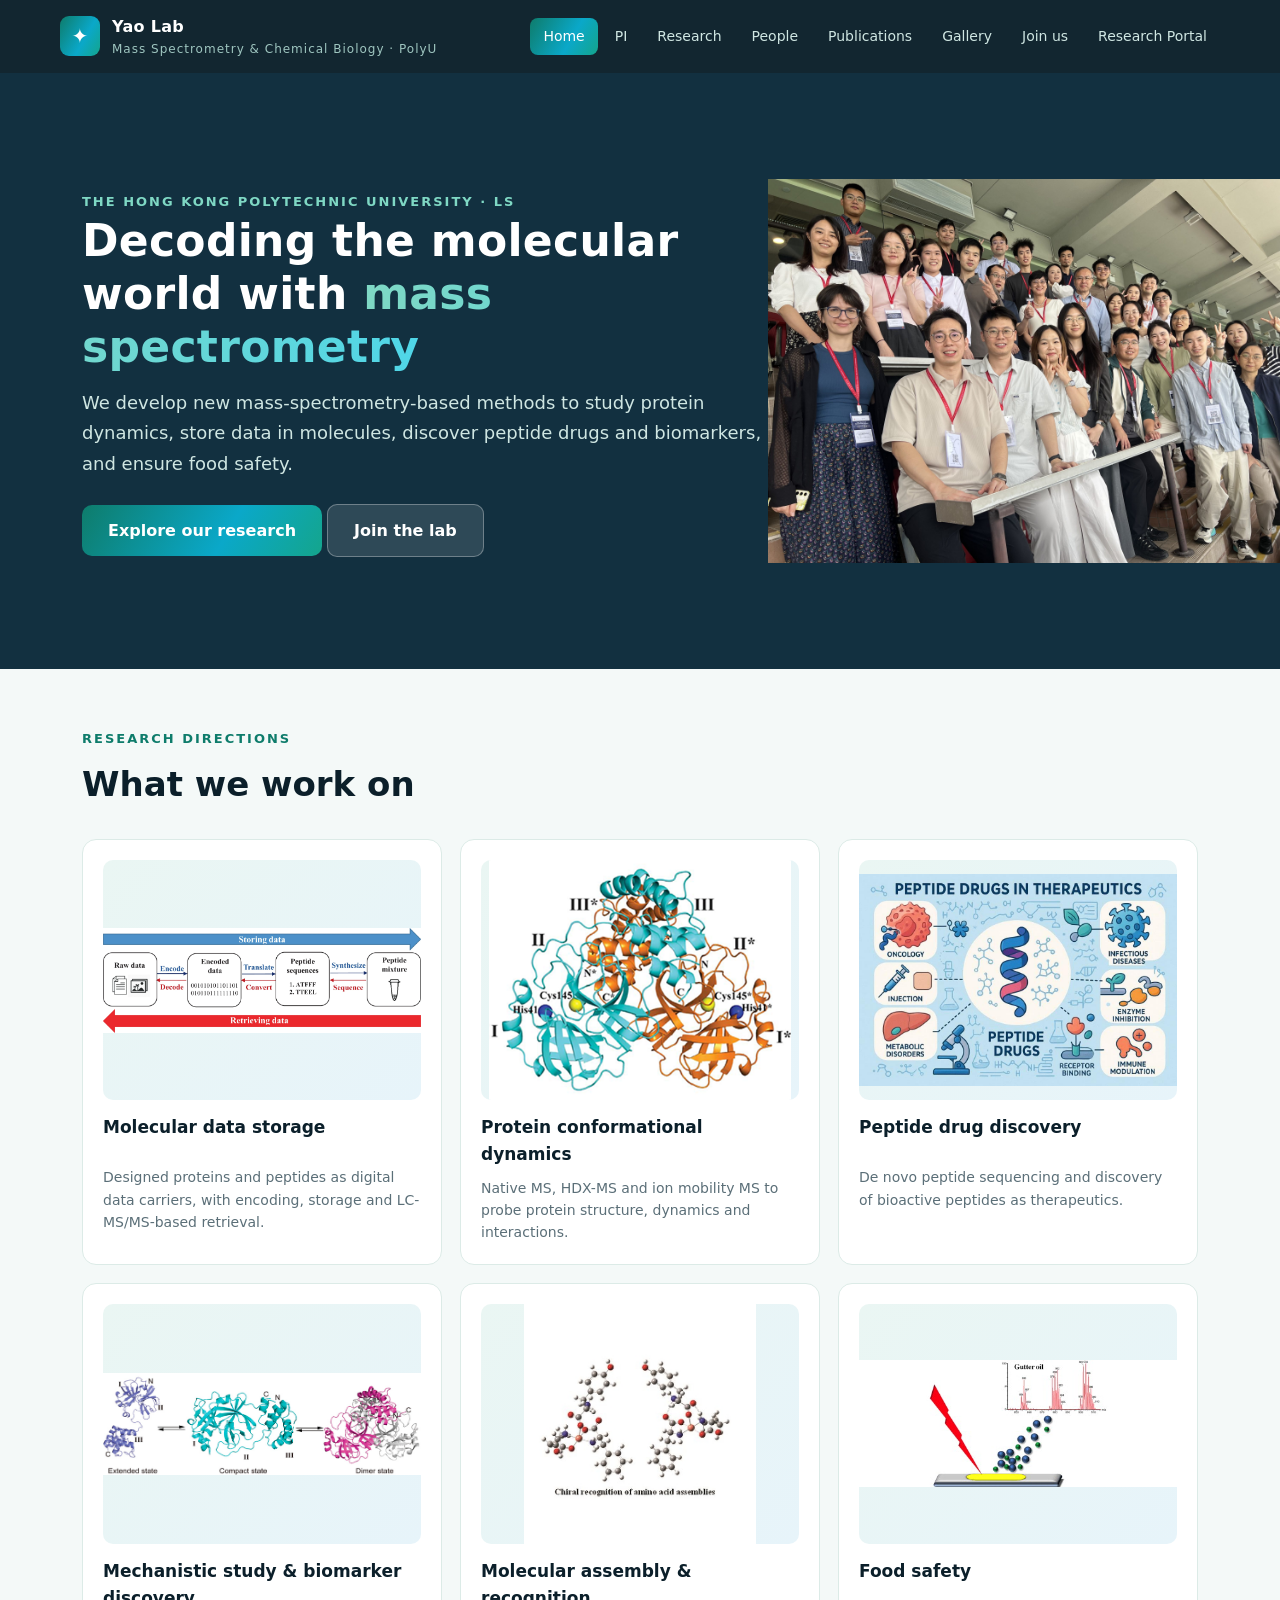
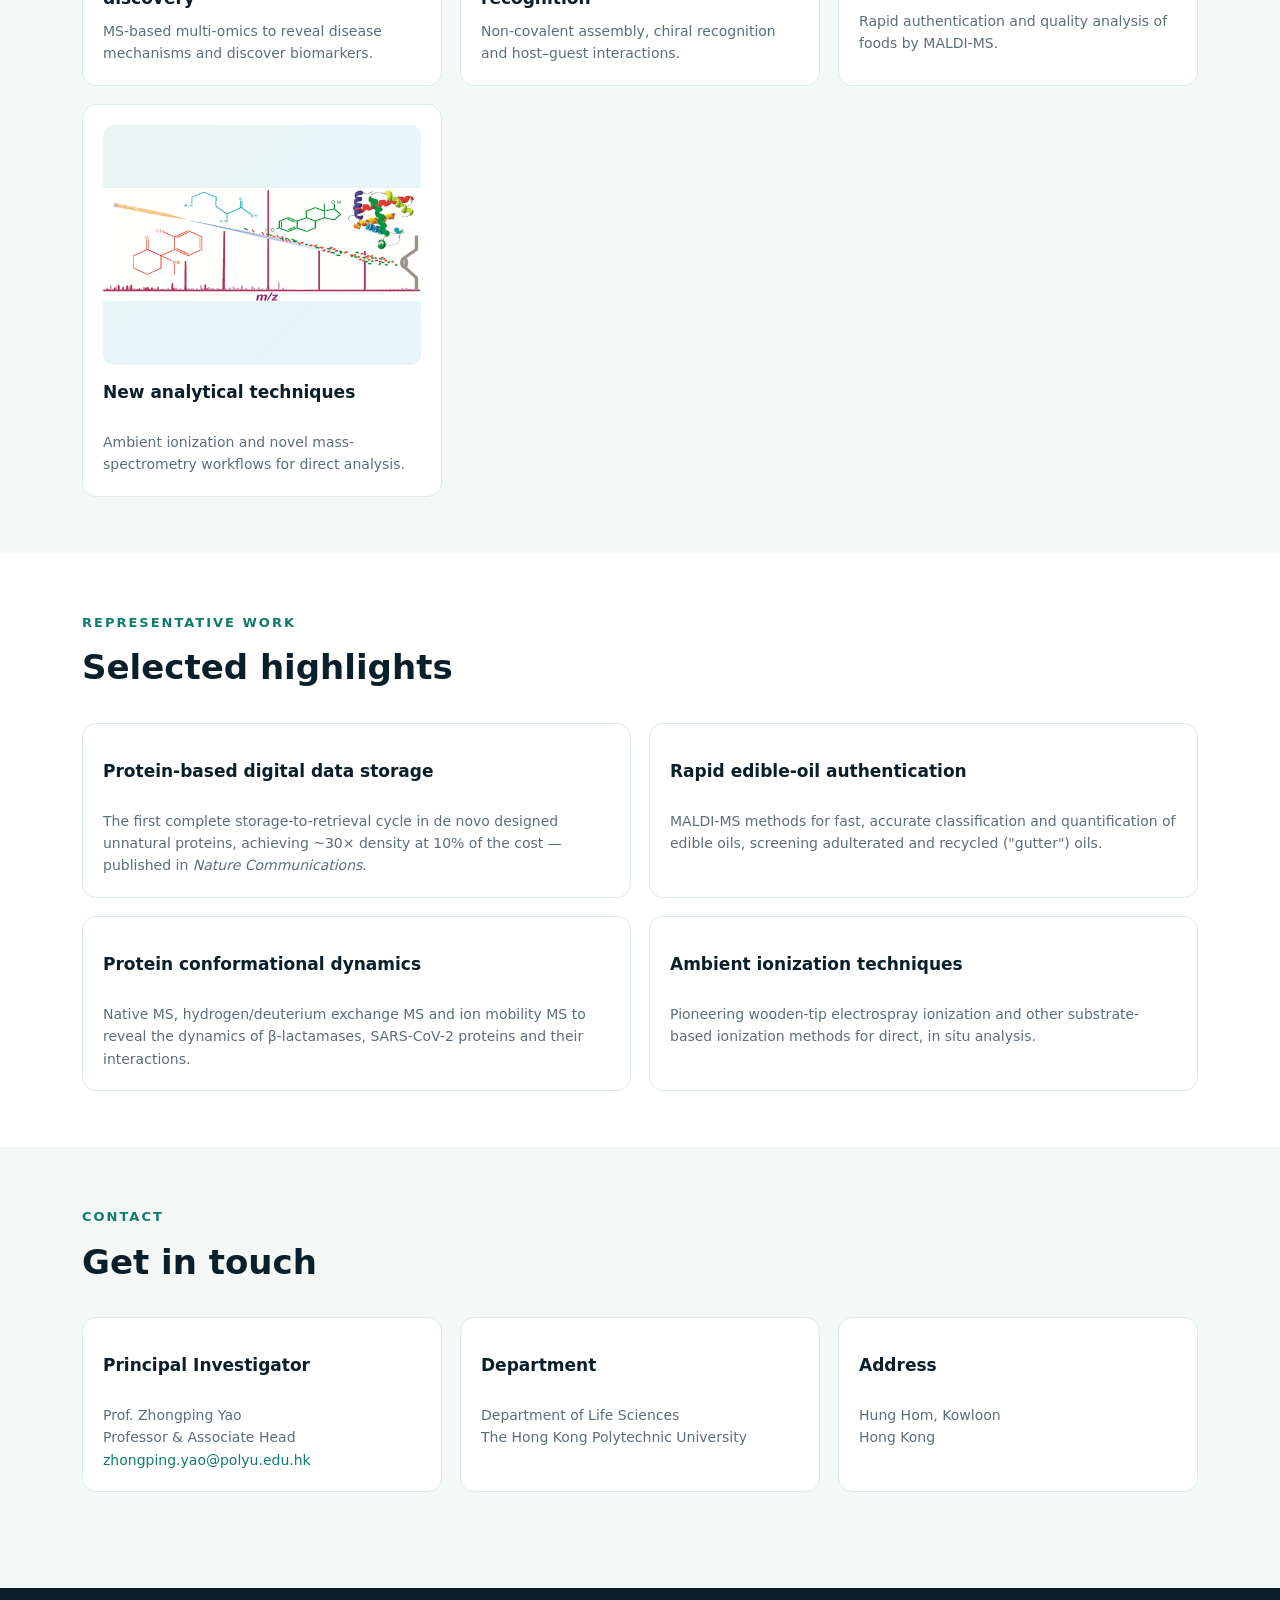
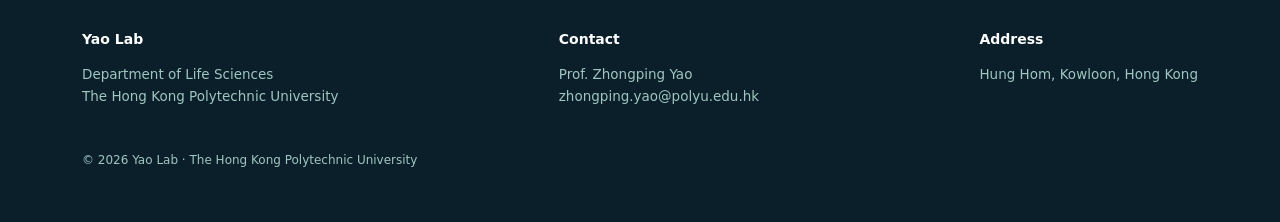
<file: index.html>
<!DOCTYPE html>
<html lang="en">
<head>
<meta charset="UTF-8">
<meta name="viewport" content="width=device-width, initial-scale=1.0">
<title>Yao Lab — Mass Spectrometry &amp; Chemical Biology | PolyU</title>
<meta name="description" content="Research group of Prof. Zhongping Yao, Department of Life Sciences, The Hong Kong Polytechnic University.">
<link rel="stylesheet" href="assets/style.css">
</head>
<body>
<header class="site-header">
  <div class="wrap nav">
    <a class="brand" href="index.html">
      <span class="logo">✦</span>
      <span>Yao Lab<span class="sub">Mass Spectrometry &amp; Chemical Biology · PolyU</span></span>
    </a>
    <button class="nav-toggle" aria-label="Menu">☰</button>
    <nav class="nav-links">
      <a href="index.html">Home</a>
      <a href="pi.html">PI</a>
      <a href="research.html">Research</a>
      <a href="people.html">People</a>
      <a href="publications.html">Publications</a>
      <a href="gallery.html">Gallery</a>
      <a href="join.html">Join us</a>
      <a href="portal.html">Research Portal</a>
    </nav>
  </div>
</header>

<section class="hero">
  <div class="hero-banner" aria-hidden="true"></div>
  <div class="wrap">
    <p class="sec-head" style="margin:0"><span class="kicker" style="color:#7fd8c4">The Hong Kong Polytechnic University · LS</span></p>
    <h1>Decoding the molecular world with <span>mass spectrometry</span></h1>
    <p>We develop new mass-spectrometry-based methods to study protein dynamics, store data in molecules, discover peptide drugs and biomarkers, and ensure food safety.</p>
    <a class="btn" href="research.html">Explore our research</a>
    <a class="btn ghost" href="join.html">Join the lab</a>
  </div>
</section>

<section>
  <div class="wrap">
    <div class="sec-head">
      <span class="kicker">Research directions</span>
      <h2>What we work on</h2>
    </div>
    <div class="grid g3" id="topics"></div>
  </div>
</section>

<section style="background:#fff">
  <div class="wrap">
    <div class="sec-head">
      <span class="kicker">Representative work</span>
      <h2>Selected highlights</h2>
    </div>
    <div class="grid g2">
      <div class="card">
        <h3>Protein-based digital data storage</h3>
        <p>The first complete storage-to-retrieval cycle in de novo designed unnatural proteins, achieving ~30× density at 10% of the cost — published in <em>Nature Communications</em>.</p>
      </div>
      <div class="card">
        <h3>Rapid edible-oil authentication</h3>
        <p>MALDI-MS methods for fast, accurate classification and quantification of edible oils, screening adulterated and recycled ("gutter") oils.</p>
      </div>
      <div class="card">
        <h3>Protein conformational dynamics</h3>
        <p>Native MS, hydrogen/deuterium exchange MS and ion mobility MS to reveal the dynamics of β-lactamases, SARS-CoV-2 proteins and their interactions.</p>
      </div>
      <div class="card">
        <h3>Ambient ionization techniques</h3>
        <p>Pioneering wooden-tip electrospray ionization and other substrate-based ionization methods for direct, in situ analysis.</p>
      </div>
    </div>
  </div>
</section>

<section>
  <div class="wrap">
    <div class="sec-head">
      <span class="kicker">Contact</span>
      <h2>Get in touch</h2>
    </div>
    <div class="grid g3">
      <div class="card">
        <h3>Principal Investigator</h3>
        <p>Prof. Zhongping Yao<br>
          Professor &amp; Associate Head<br>
          <a href="mailto:zhongping.yao@polyu.edu.hk">zhongping.yao@polyu.edu.hk</a></p>
      </div>
      <div class="card">
        <h3>Department</h3>
        <p>Department of Life Sciences<br>The Hong Kong Polytechnic University</p>
      </div>
      <div class="card">
        <h3>Address</h3>
        <p>Hung Hom, Kowloon<br>Hong Kong</p>
      </div>
    </div>
  </div>
</section>

<footer class="site-footer">
  <div class="wrap">
    <div class="col">
      <h4>Yao Lab</h4>
      <p>Department of Life Sciences<br>The Hong Kong Polytechnic University</p>
    </div>
    <div class="col">
      <h4>Contact</h4>
      <p>Prof. Zhongping Yao<br><a href="mailto:zhongping.yao@polyu.edu.hk">zhongping.yao@polyu.edu.hk</a></p>
    </div>
    <div class="col">
      <h4>Address</h4>
      <p>Hung Hom, Kowloon, Hong Kong</p>
    </div>
  </div>
  <div class="wrap" style="margin-top:18px;justify-content:flex-start"><p style="font-size:12px">© <span class="year"></span> Yao Lab · The Hong Kong Polytechnic University</p></div>
</footer>

<script src="assets/main.js"></script>
<script>
const TOPICS = [
  {img:"assets/img/molecular-data-storage.jpg.png", t:"Molecular data storage", d:"Designed proteins and peptides as digital data carriers, with encoding, storage and LC-MS/MS-based retrieval."},
  {img:"assets/img/protein-dynamics.jpg.png", t:"Protein conformational dynamics", d:"Native MS, HDX-MS and ion mobility MS to probe protein structure, dynamics and interactions."},
  {img:"assets/img/peptide-drug.jpg.png", t:"Peptide drug discovery", d:"De novo peptide sequencing and discovery of bioactive peptides as therapeutics."},
  {img:"assets/img/biomarker.jpg.png", t:"Mechanistic study & biomarker discovery", d:"MS-based multi-omics to reveal disease mechanisms and discover biomarkers."},
  {img:"assets/img/molecular-assembly.jpg.jpeg", t:"Molecular assembly & recognition", d:"Non-covalent assembly, chiral recognition and host–guest interactions."},
  {img:"assets/img/food-safety.jpg.jpg", t:"Food safety", d:"Rapid authentication and quality analysis of foods by MALDI-MS."},
  {img:"assets/img/analytical-techniques.jpg.png", t:"New analytical techniques", d:"Ambient ionization and novel mass-spectrometry workflows for direct analysis."}
];
document.getElementById('topics').innerHTML = TOPICS.map(x=>
  '<div class="card"><div class="icon" style="height:240px"><img src="'+x.img+'" alt="'+x.t+'" style="width:100%;height:100%;object-fit:contain"></div><h3>'+x.t+'</h3><p>'+x.d+'</p></div>'
).join('');
</script>
<script src="assets/identity.js"></script>
</body>
</html>
</file>
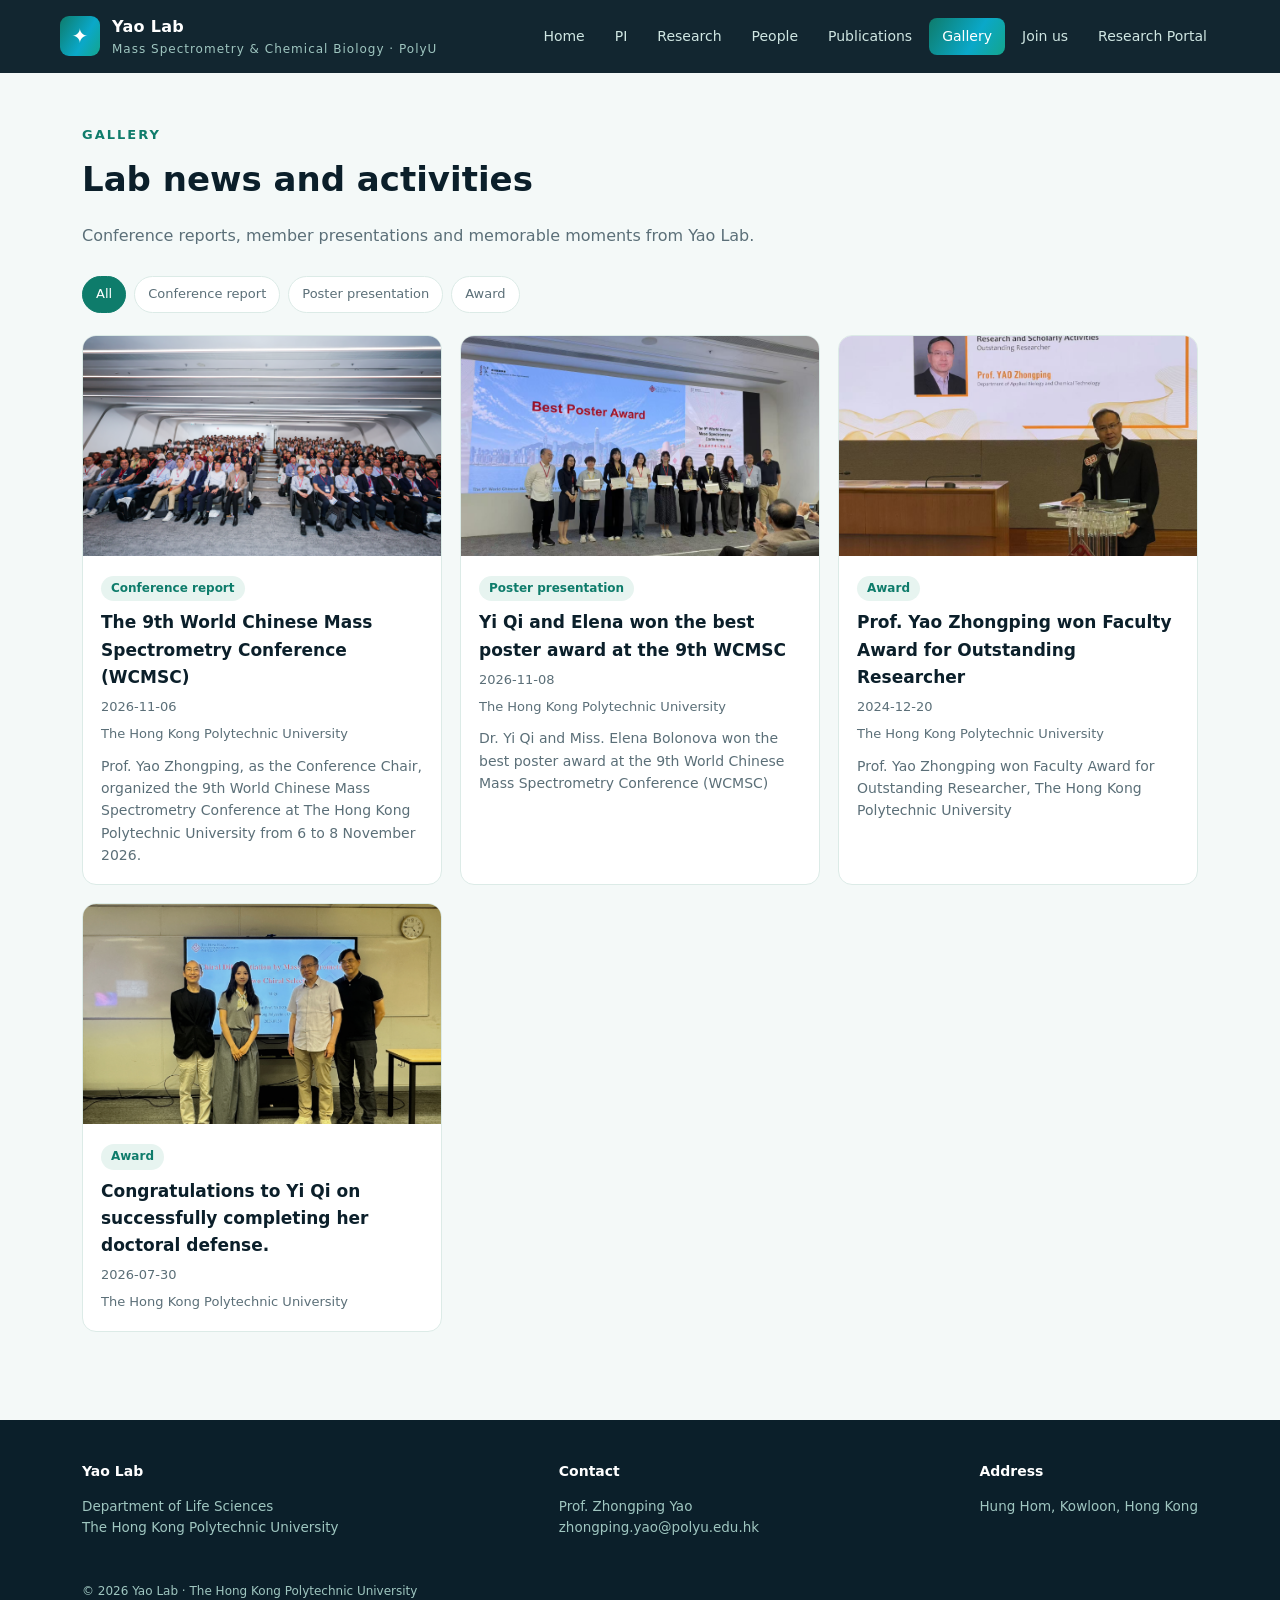
<file: gallery.html>
<!DOCTYPE html>
<html lang="en">
<head>
<meta charset="UTF-8">
<meta name="viewport" content="width=device-width, initial-scale=1.0">
<title>Gallery — Yao Lab | PolyU</title>
<link rel="stylesheet" href="assets/style.css">
</head>
<body>
<header class="site-header">
  <div class="wrap nav">
    <a class="brand" href="index.html">
      <span class="logo">✦</span>
      <span>Yao Lab<span class="sub">Mass Spectrometry &amp; Chemical Biology · PolyU</span></span>
    </a>
    <button class="nav-toggle" aria-label="Menu">☰</button>
    <nav class="nav-links">
      <a href="index.html">Home</a>
      <a href="pi.html">PI</a>
      <a href="research.html">Research</a>
      <a href="people.html">People</a>
      <a href="publications.html">Publications</a>
      <a href="gallery.html">Gallery</a>
      <a href="join.html">Join us</a>
      <a href="portal.html">Research Portal</a>
    </nav>
  </div>
</header>

<section style="padding:48px 0">
  <div class="wrap">
    <div class="sec-head">
      <span class="kicker">Gallery</span>
      <h2>Lab news and activities</h2>
      <p>Conference reports, member presentations and memorable moments from Yao Lab.</p>
    </div>
    <div class="gallery-filters" id="galleryFilters"></div>
    <div class="grid gallery-grid" id="galleryGrid"></div>
  </div>
</section>

<div class="gallery-modal" id="galleryModal" role="dialog" aria-modal="true" aria-labelledby="galleryModalTitle">
  <div class="gallery-modal-inner">
    <button class="gallery-modal-close" id="galleryModalClose" aria-label="Close">&times;</button>
    <h2 id="galleryModalTitle"></h2>
    <div class="gallery-meta" id="galleryModalMeta"></div>
    <p id="galleryModalDescription"></p>
    <div id="galleryModalLink"></div>
    <div class="gallery-album" id="galleryModalAlbum"></div>
  </div>
</div>

<footer class="site-footer">
  <div class="wrap">
    <div class="col"><h4>Yao Lab</h4><p>Department of Life Sciences<br>The Hong Kong Polytechnic University</p></div>
    <div class="col"><h4>Contact</h4><p>Prof. Zhongping Yao<br><a href="mailto:zhongping.yao@polyu.edu.hk">zhongping.yao@polyu.edu.hk</a></p></div>
    <div class="col"><h4>Address</h4><p>Hung Hom, Kowloon, Hong Kong</p></div>
  </div>
  <div class="wrap" style="margin-top:18px;justify-content:flex-start"><p style="font-size:12px">© <span class="year"></span> Yao Lab · The Hong Kong Polytechnic University</p></div>
</footer>
<script src="assets/main.js"></script>
<script>
const CATEGORY_NAMES = {
  conference: "Conference report",
  oral: "Oral presentation",
  poster: "Poster presentation",
  lab: "Lab activity",
  award: "Award",
  news: "News"
};
let events = [];
function esc(value){
  return String(value == null ? "" : value).replace(/[&<>"']/g, c => ({ "&":"&amp;", "<":"&lt;", ">":"&gt;", '"':"&quot;", "'":"&#39;" }[c]));
}
function categoryName(category){
  return CATEGORY_NAMES[category] || "News";
}
function renderFilters(){
  const categories = [...new Set(events.map(event => event.category).filter(Boolean))];
  const filters = [["all", "All"], ...categories.map(category => [category, categoryName(category)])];
  document.getElementById("galleryFilters").innerHTML = filters.map(([value,label]) =>
    '<button class="gallery-filter'+(value === "all" ? " active" : "")+'" type="button" data-filter="'+esc(value)+'">'+esc(label)+'</button>'
  ).join("");
}
function renderGallery(filter){
  const visible = filter === "all" ? events : events.filter(event => event.category === filter);
  document.getElementById("galleryGrid").innerHTML = visible.length ? visible.map((event,index) => {
    const firstImage = event.images && event.images[0];
    const firstImageUrl = typeof firstImage === "string" ? firstImage : (firstImage && firstImage.image) || "";
    const cover = event.cover || firstImageUrl || "";
    return '<article class="card gallery-card" data-event-index="'+events.indexOf(event)+'">'+
      (cover ? '<img class="gallery-cover" src="'+esc(cover)+'" alt="'+esc(event.title)+'">' : "") +
      '<div class="gallery-content"><span class="tag">'+esc(categoryName(event.category))+'</span>'+
      '<h3>'+esc(event.title)+'</h3><div class="gallery-meta">'+
      (event.date ? '<span>'+esc(event.date)+'</span>' : "") +
      (event.location ? '<span>'+esc(event.location)+'</span>' : "") +
      '</div>'+ (event.description ? '<p>'+esc(event.description)+'</p>' : "") +
      '</div></article>';
  }).join("") : '<p style="color:var(--muted)">No gallery items have been added yet.</p>';
}
function openEvent(index){
  const event = events[index];
  if (!event) return;
  document.getElementById("galleryModalTitle").textContent = event.title || "";
  document.getElementById("galleryModalMeta").innerHTML =
    '<span>'+esc(categoryName(event.category))+'</span>' +
    (event.date ? '<span>'+esc(event.date)+'</span>' : "") +
    (event.location ? '<span>'+esc(event.location)+'</span>' : "");
  document.getElementById("galleryModalDescription").textContent = event.description || "";
  document.getElementById("galleryModalLink").innerHTML = event.link ?
    '<a href="'+esc(event.link)+'" target="_blank" rel="noopener">View more</a>' : "";
  document.getElementById("galleryModalAlbum").innerHTML = (event.images || []).map(item => {
    const image = typeof item === "string" ? item : (item.image || "");
    const caption = typeof item === "string" ? "" : (item.caption || "");
    if (!image) return "";
    return '<figure><img src="'+esc(image)+'" alt="'+esc(caption || event.title)+'">'+
      (caption ? '<figcaption>'+esc(caption)+'</figcaption>' : "")+'</figure>';
  }).join("");
  document.getElementById("galleryModal").classList.add("open");
  document.body.style.overflow = "hidden";
}
function closeModal(){
  document.getElementById("galleryModal").classList.remove("open");
  document.body.style.overflow = "";
}
document.getElementById("galleryFilters").addEventListener("click", function(event){
  const button = event.target.closest("[data-filter]");
  if (!button) return;
  document.querySelectorAll(".gallery-filter").forEach(item => item.classList.remove("active"));
  button.classList.add("active");
  renderGallery(button.dataset.filter);
});
document.getElementById("galleryGrid").addEventListener("click", function(event){
  const card = event.target.closest("[data-event-index]");
  if (card) openEvent(Number(card.dataset.eventIndex));
});
document.getElementById("galleryModalClose").addEventListener("click", closeModal);
document.getElementById("galleryModal").addEventListener("click", function(event){
  if (event.target === this) closeModal();
});
document.addEventListener("keydown", function(event){
  if (event.key === "Escape") closeModal();
});
fetch("content/gallery.json").then(response => response.json()).then(data=>{
  events = (data.events || []).slice();
  renderFilters();
  renderGallery("all");
}).catch(()=>{});
</script>
<script src="assets/identity.js"></script>
</body>
</html>
</file>
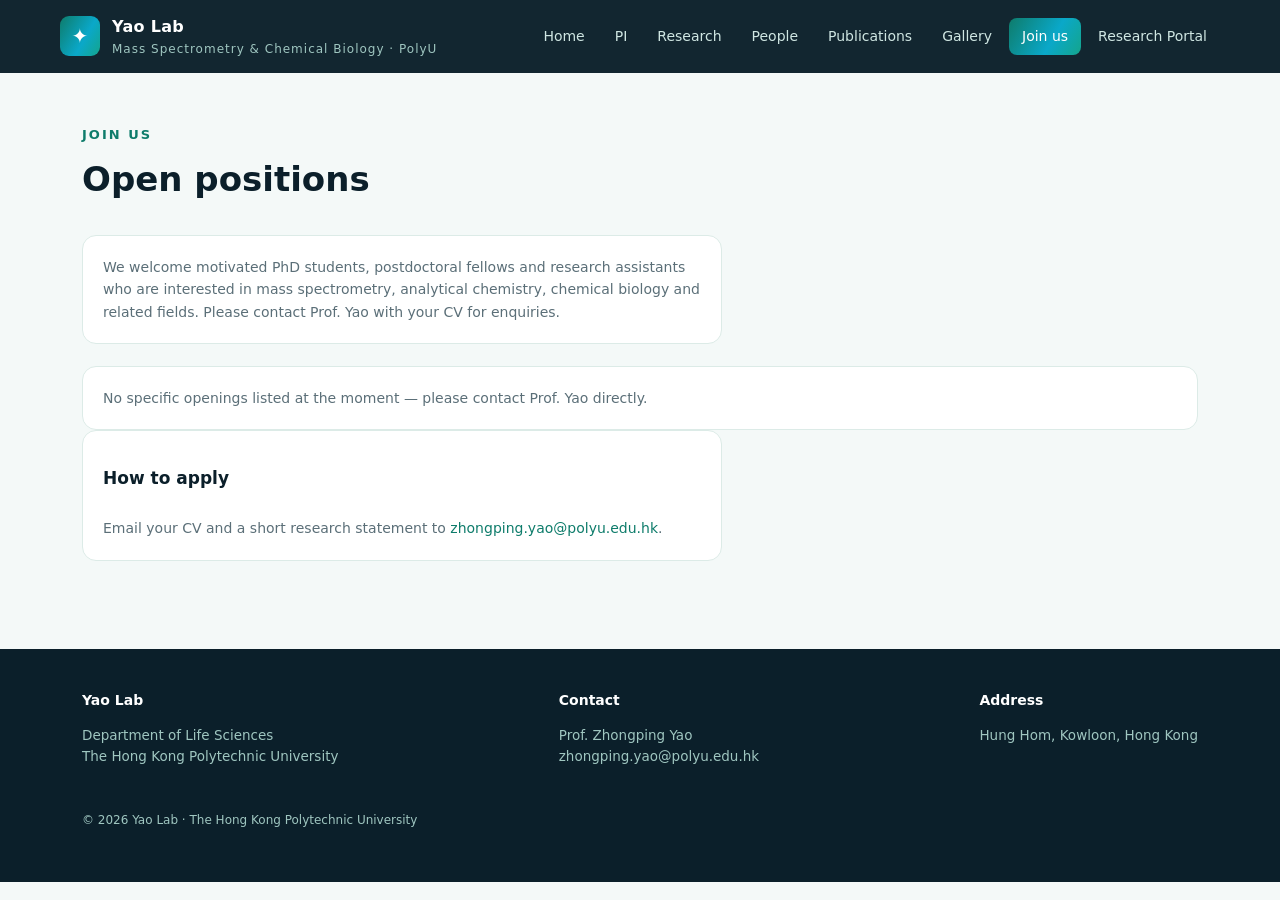
<file: join.html>
<!DOCTYPE html>
<html lang="en">
<head>
<meta charset="UTF-8">
<meta name="viewport" content="width=device-width, initial-scale=1.0">
<title>Join us — Yao Lab | PolyU</title>
<link rel="stylesheet" href="assets/style.css">
</head>
<body>
<header class="site-header">
  <div class="wrap nav">
    <a class="brand" href="index.html">
      <span class="logo">✦</span>
      <span>Yao Lab<span class="sub">Mass Spectrometry &amp; Chemical Biology · PolyU</span></span>
    </a>
    <button class="nav-toggle" aria-label="Menu">☰</button>
    <nav class="nav-links">
      <a href="index.html">Home</a>
      <a href="pi.html">PI</a>
      <a href="research.html">Research</a>
      <a href="people.html">People</a>
      <a href="publications.html">Publications</a>
      <a href="gallery.html">Gallery</a>
      <a href="join.html">Join us</a>
      <a href="portal.html">Research Portal</a>
    </nav>
  </div>
</header>

<section style="padding:48px 0">
  <div class="wrap">
    <div class="sec-head">
      <span class="kicker">Join us</span>
      <h2>Open positions</h2>
    </div>
    <div class="card form-card" style="margin-bottom:22px">
      <p id="intro"></p>
    </div>
    <div id="openings"></div>
    <div class="card form-card">
      <h3>How to apply</h3>
      <p>Email your CV and a short research statement to <a href="mailto:zhongping.yao@polyu.edu.hk">zhongping.yao@polyu.edu.hk</a>.</p>
    </div>
  </div>
</section>

<footer class="site-footer">
  <div class="wrap">
    <div class="col"><h4>Yao Lab</h4><p>Department of Life Sciences<br>The Hong Kong Polytechnic University</p></div>
    <div class="col"><h4>Contact</h4><p>Prof. Zhongping Yao<br><a href="mailto:zhongping.yao@polyu.edu.hk">zhongping.yao@polyu.edu.hk</a></p></div>
    <div class="col"><h4>Address</h4><p>Hung Hom, Kowloon, Hong Kong</p></div>
  </div>
  <div class="wrap" style="margin-top:18px;justify-content:flex-start"><p style="font-size:12px">© <span class="year"></span> Yao Lab · The Hong Kong Polytechnic University</p></div>
</footer>
<script src="assets/main.js"></script>
<script>
fetch('content/openings.json').then(r=>r.json()).then(data=>{
  document.getElementById('intro').textContent = data.intro;
  const o = data.openings;
  document.getElementById('openings').innerHTML = o.length
    ? o.map(x=>'<div class="card"><h3>'+x.title+'</h3><p>'+x.description+'</p></div>').join('')
    : '<div class="card"><p style="color:var(--muted)">No specific openings listed at the moment — please contact Prof. Yao directly.</p></div>';
}).catch(()=>{});
</script>
<script src="assets/identity.js"></script>
</body>
</html>
</file>
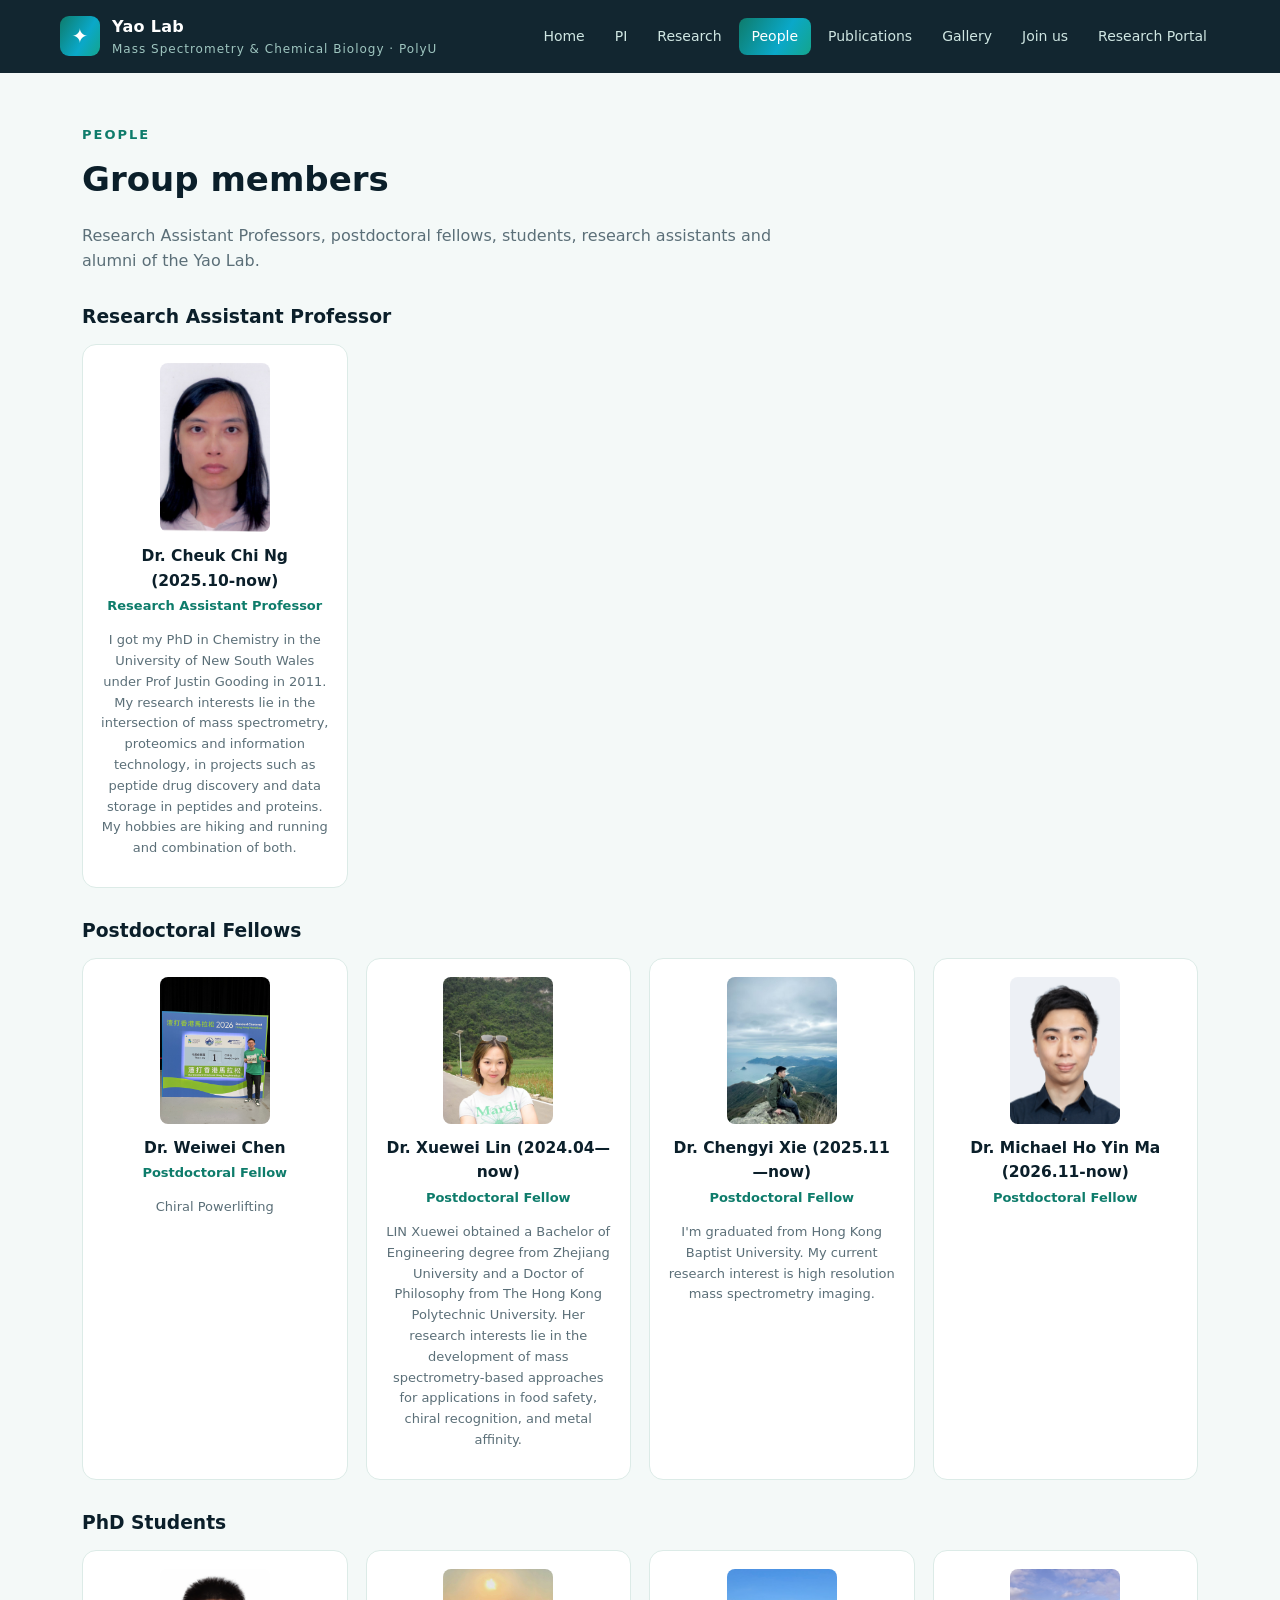
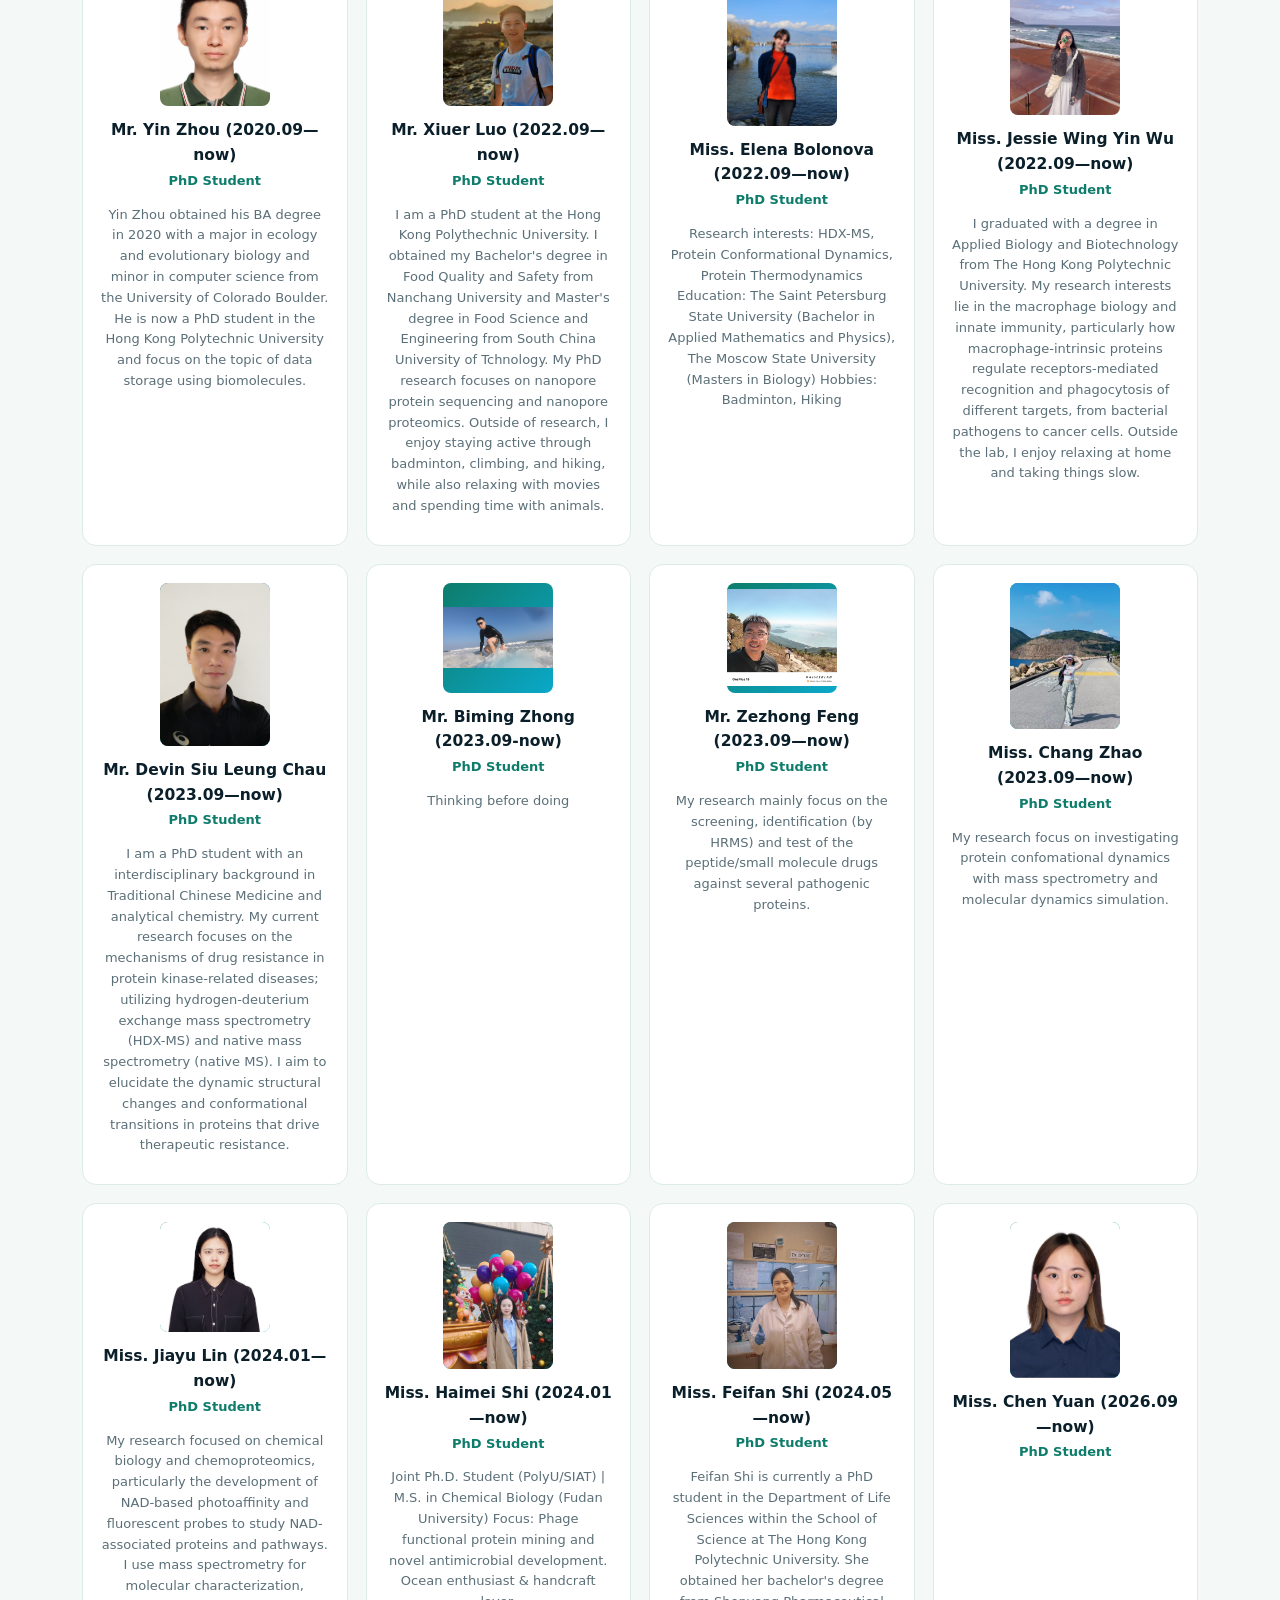
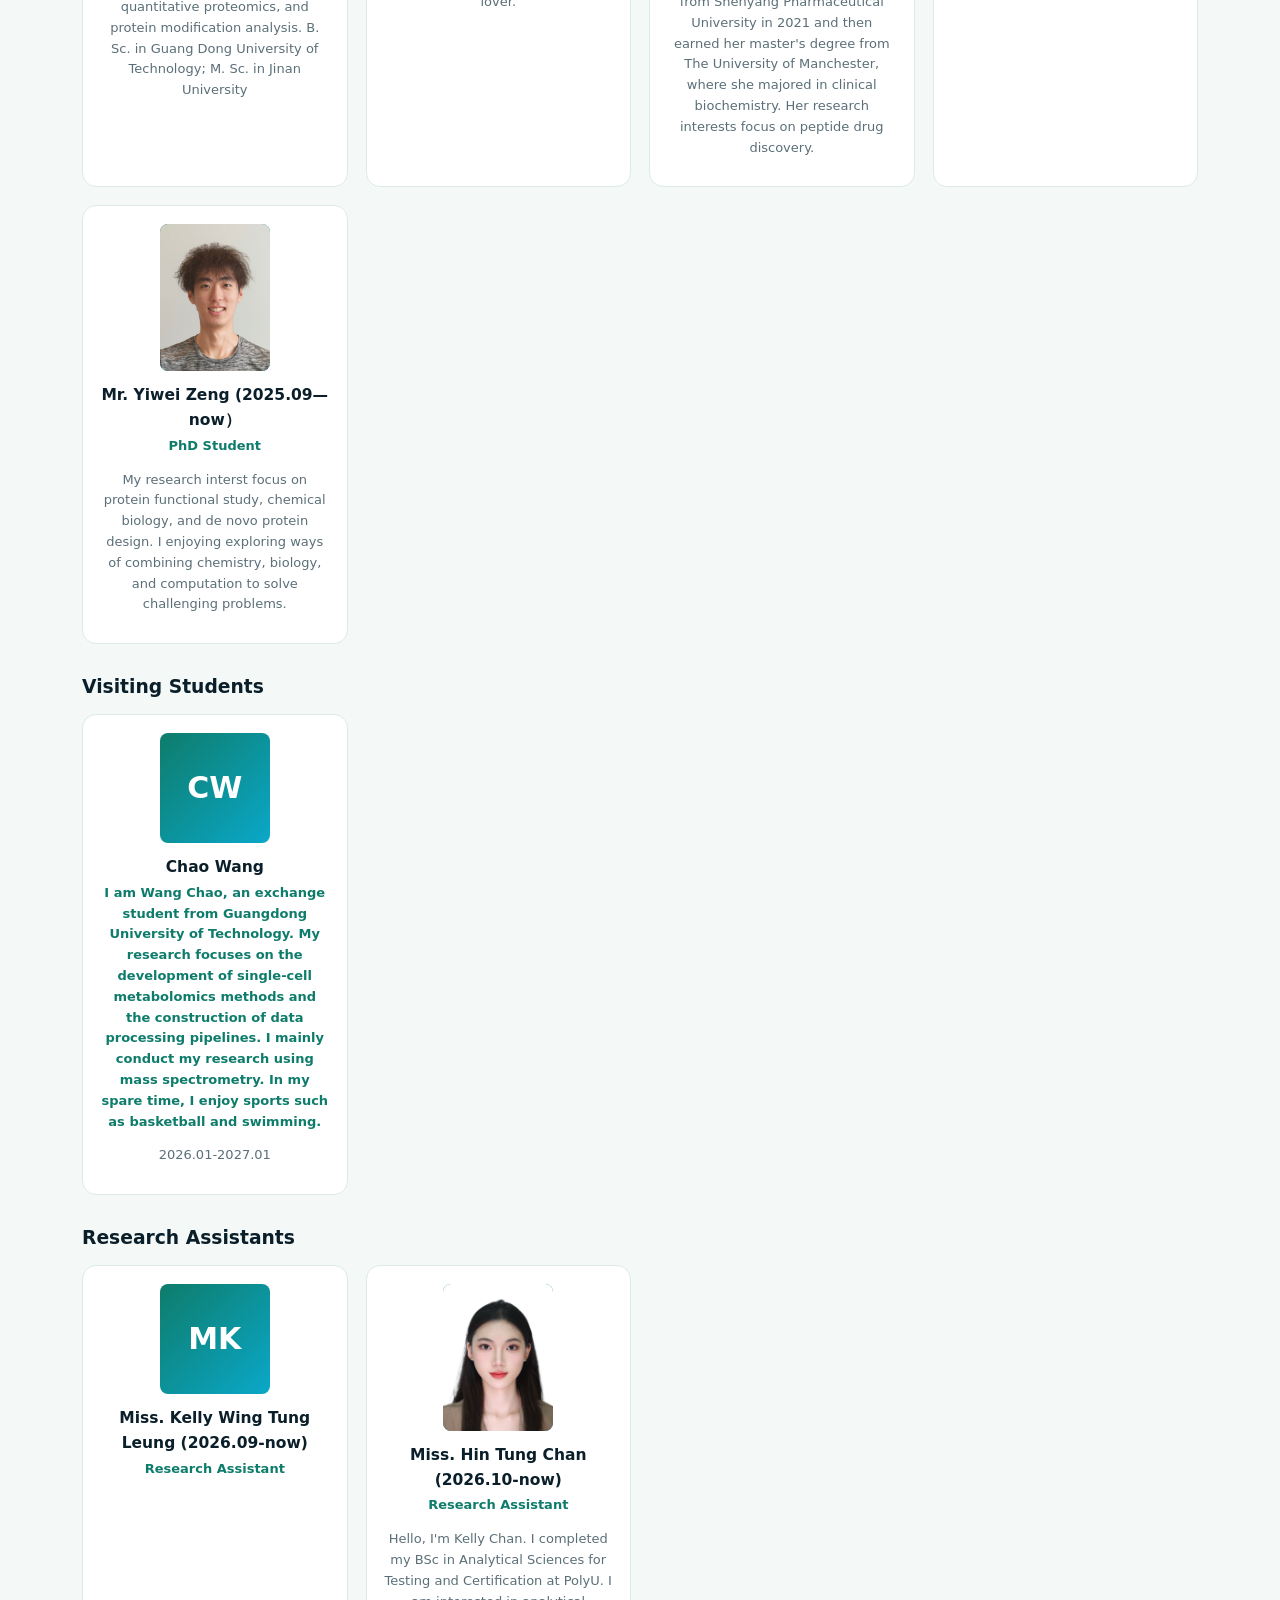
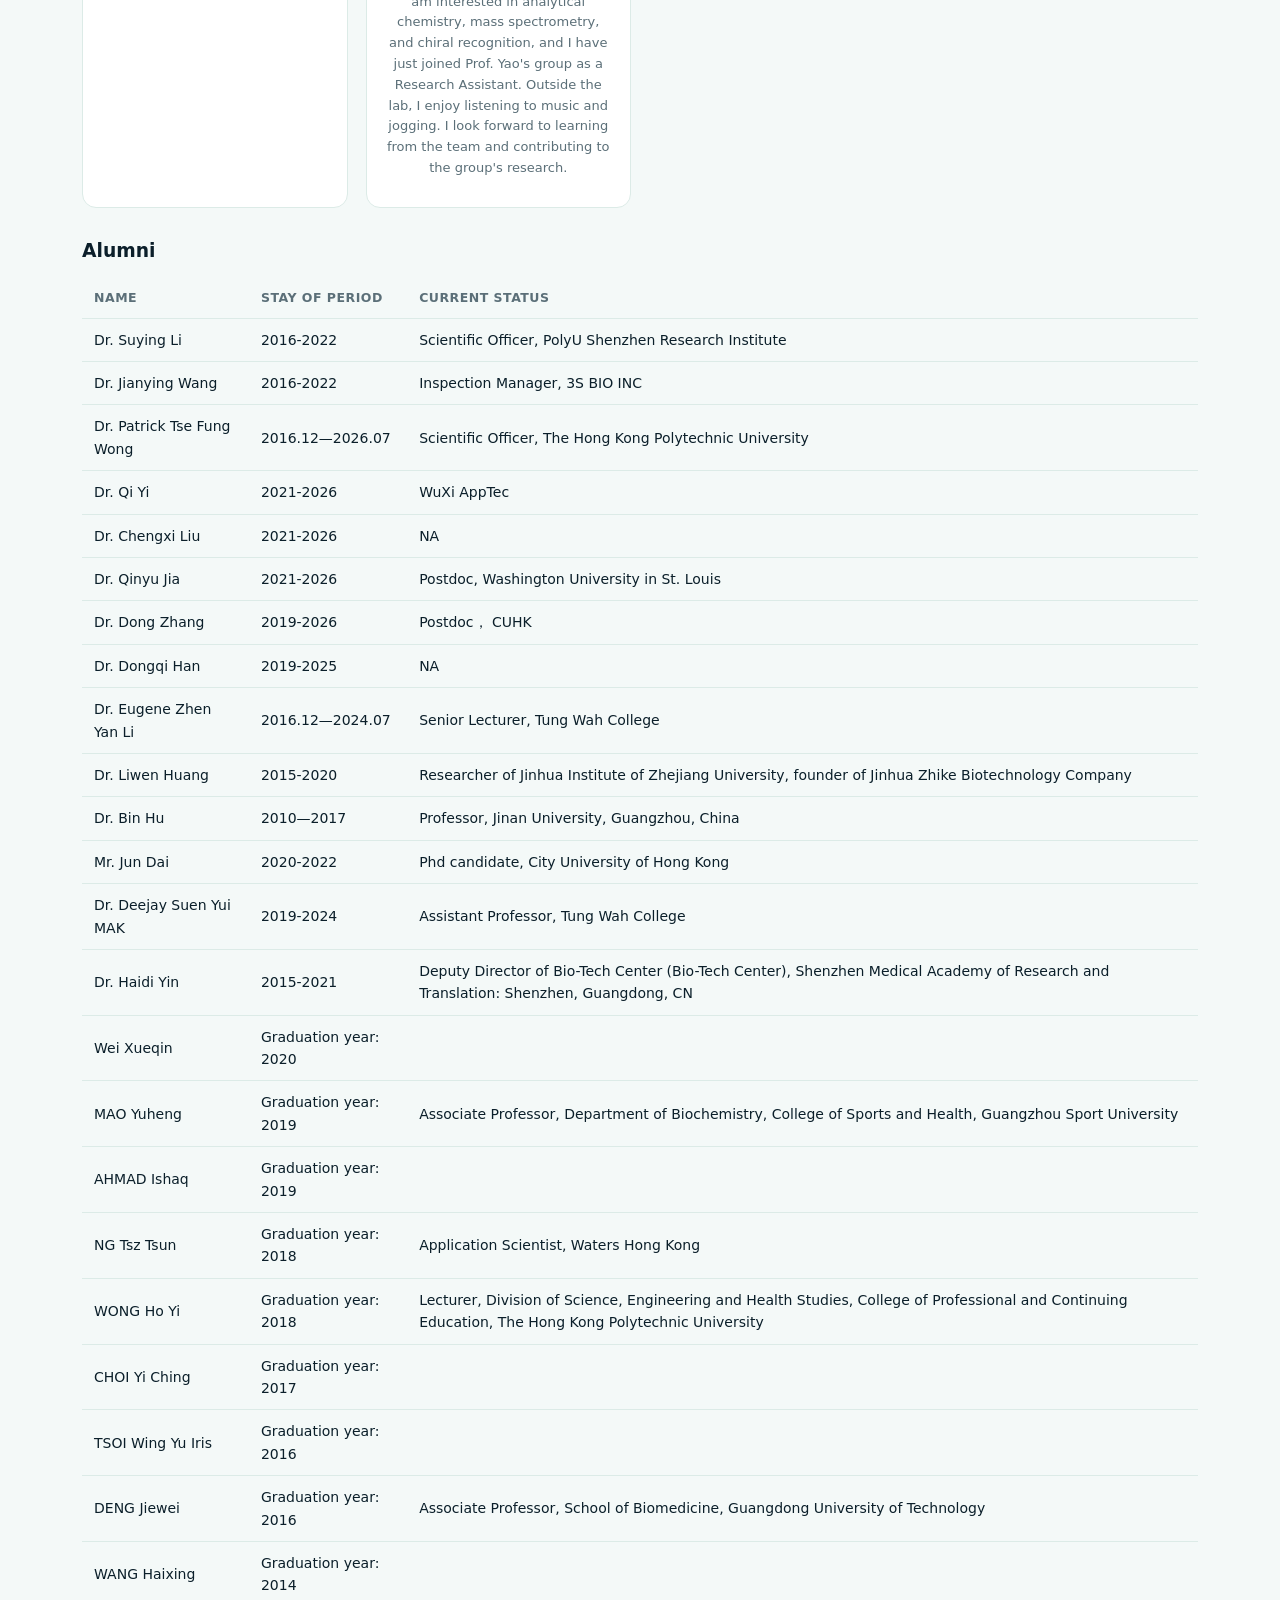
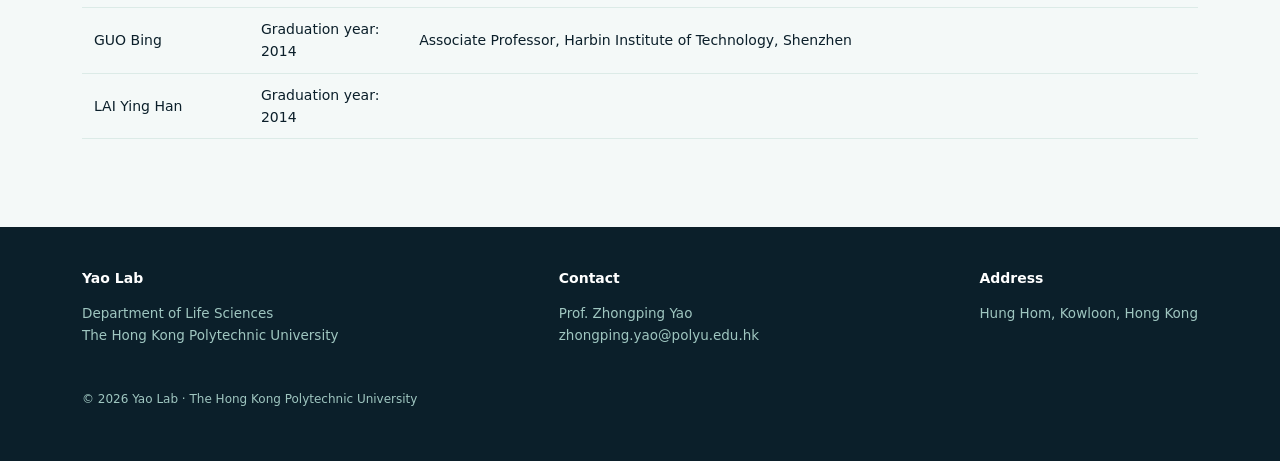
<file: people.html>
<!DOCTYPE html>
<html lang="en">
<head>
<meta charset="UTF-8">
<meta name="viewport" content="width=device-width, initial-scale=1.0">
<title>People — Yao Lab | PolyU</title>
<link rel="stylesheet" href="assets/style.css">
</head>
<body>
<header class="site-header">
  <div class="wrap nav">
    <a class="brand" href="index.html">
      <span class="logo">✦</span>
      <span>Yao Lab<span class="sub">Mass Spectrometry &amp; Chemical Biology · PolyU</span></span>
    </a>
    <button class="nav-toggle" aria-label="Menu">☰</button>
    <nav class="nav-links">
      <a href="index.html">Home</a>
      <a href="pi.html">PI</a>
      <a href="research.html">Research</a>
      <a href="people.html">People</a>
      <a href="publications.html">Publications</a>
      <a href="gallery.html">Gallery</a>
      <a href="join.html">Join us</a>
      <a href="portal.html">Research Portal</a>
    </nav>
  </div>
</header>

<section style="padding:48px 0">
  <div class="wrap">
    <div class="sec-head">
      <span class="kicker">People</span>
      <h2>Group members</h2>
      <p>Research Assistant Professors, postdoctoral fellows, students, research assistants and alumni of the Yao Lab.</p>
    </div>
    <h3 style="margin:20px 0 12px">Research Assistant Professor</h3>
    <div class="grid g4" id="rap"></div>
    <h3 style="margin:28px 0 12px">Postdoctoral Fellows</h3>
    <div class="grid g4" id="postdocs"></div>
    <h3 style="margin:28px 0 12px">PhD Students</h3>
    <div class="grid g4" id="phd"></div>
    <h3 style="margin:28px 0 12px">Visiting Students</h3>
    <div class="grid g4" id="visiting"></div>
    <h3 style="margin:28px 0 12px">Research Assistants</h3>
    <div class="grid g4" id="ra"></div>
    <h3 style="margin:28px 0 12px">Alumni</h3>
    <div id="alumni"></div>
  </div>
</section>

<footer class="site-footer">
  <div class="wrap">
    <div class="col"><h4>Yao Lab</h4><p>Department of Life Sciences<br>The Hong Kong Polytechnic University</p></div>
    <div class="col"><h4>Contact</h4><p>Prof. Zhongping Yao<br><a href="mailto:zhongping.yao@polyu.edu.hk">zhongping.yao@polyu.edu.hk</a></p></div>
    <div class="col"><h4>Address</h4><p>Hung Hom, Kowloon, Hong Kong</p></div>
  </div>
  <div class="wrap" style="margin-top:18px;justify-content:flex-start"><p style="font-size:12px">© <span class="year"></span> Yao Lab · The Hong Kong Polytechnic University</p></div>
</footer>
<script src="assets/main.js"></script>
<script>
function initials(name){
  const parts = (name||'').trim().split(/\s+/);
  return (parts[0]?parts[0][0]:'') + (parts[1]?parts[1][0]:'');
}
function esc(s){return String(s==null?'':s).replace(/[&<>"]/g,c=>({'&':'&amp;','<':'&lt;','>':'&gt;','"':'&quot;'}[c]));}
function personCard(p, role){
  const name = (p.prefix ? p.prefix.trim() + ' ' : '') + (p.name||'').trim();
  const av = p.photo ? '<img src="'+p.photo+'" alt="">' : initials(name);
  const bio = p.bio ? '<p class="bio">'+esc(p.bio)+'</p>' : '';
  let meta = '';
  if(p.email) meta += '<a href="mailto:'+esc(p.email)+'">Email</a>';
  if(p.link) meta += '<a href="'+esc(p.link)+'" target="_blank" rel="noopener">Profile</a>';
  return '<div class="person"><div class="avatar">'+av+'</div><h3>'+esc(name)+'</h3><div class="role">'+role+'</div>'+bio+(meta?'<div class="meta">'+meta+'</div>':'')+'</div>';
}
function visitingCard(p){
  const name = (p.name||'').trim();
  const from = p.from ? '<div class="role">'+esc(p.from)+'</div>' : '';
  const period = p.period ? '<p class="bio">'+esc(p.period)+'</p>' : '';
  return '<div class="person"><div class="avatar">'+initials(name)+'</div><h3>'+esc(name)+'</h3>'+from+period+'</div>';
}
function alumniTable(rows){
  if(!rows || !rows.length) return '<p style="color:var(--muted)">Alumni to be added.</p>';
  let h = '<table><thead><tr><th>Name</th><th>Stay of period</th><th>Current status</th></tr></thead><tbody>';
  rows.forEach(a=>{ h += '<tr><td>'+esc(a.name)+'</td><td>'+esc(a.period)+'</td><td>'+esc(a.status)+'</td></tr>'; });
  h += '</tbody></table>';
  return h;
}
fetch('content/people.json').then(r=>r.json()).then(data=>{
  const empty = '<p style="color:var(--muted)">To be added.</p>';
  document.getElementById('rap').innerHTML = (data.rap && data.rap.length) ? data.rap.map(p=>personCard(p,'Research Assistant Professor')).join('') : empty;
  document.getElementById('postdocs').innerHTML = (data.postdocs||[]).map(p=>personCard(p,'Postdoctoral Fellow')).join('');
  document.getElementById('phd').innerHTML = (data.phd||[]).map(p=>personCard(p,'PhD Student')).join('');
  document.getElementById('visiting').innerHTML = (data.visiting && data.visiting.length) ? data.visiting.map(visitingCard).join('') : empty;
  document.getElementById('ra').innerHTML = (data.ra && data.ra.length) ? data.ra.map(p=>personCard(p,'Research Assistant')).join('') : empty;
  document.getElementById('alumni').innerHTML = alumniTable(data.alumni);
}).catch(()=>{});
</script>
<script src="assets/identity.js"></script>
</body>
</html>
</file>
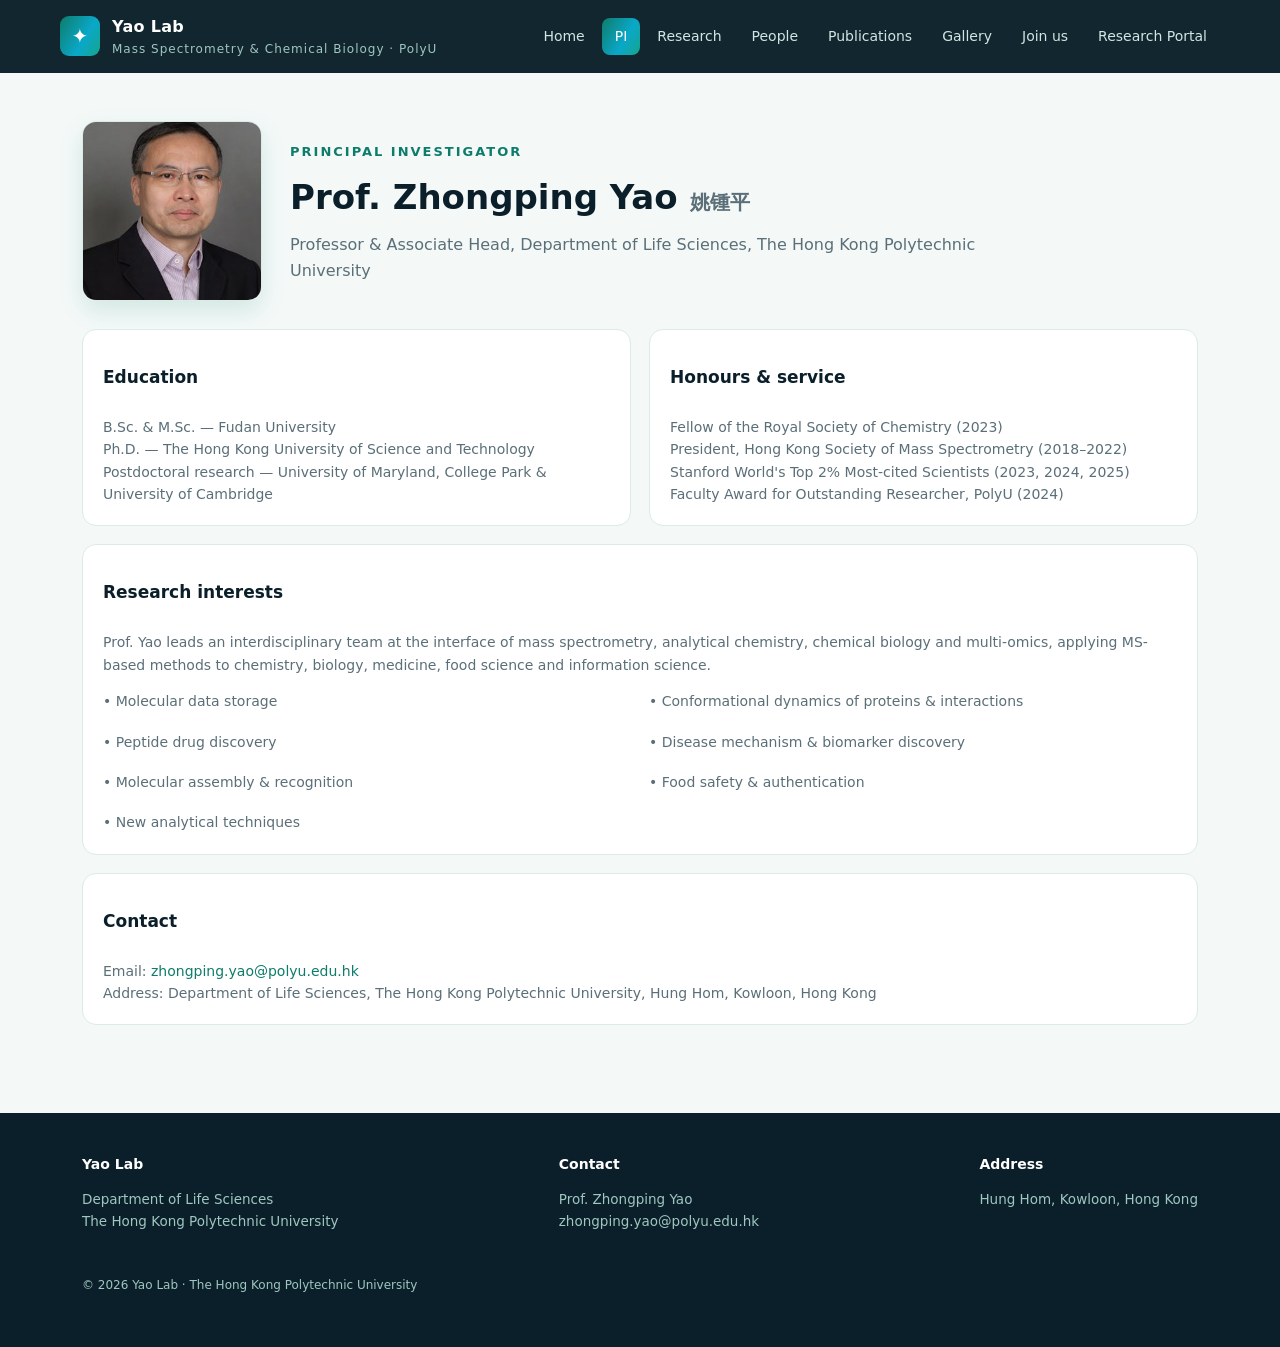
<file: pi.html>
<!DOCTYPE html>
<html lang="en">
<head>
<meta charset="UTF-8">
<meta name="viewport" content="width=device-width, initial-scale=1.0">
<title>Principal Investigator — Yao Lab | PolyU</title>
<link rel="stylesheet" href="assets/style.css">
</head>
<body>
<header class="site-header">
  <div class="wrap nav">
    <a class="brand" href="index.html">
      <span class="logo">✦</span>
      <span>Yao Lab<span class="sub">Mass Spectrometry &amp; Chemical Biology · PolyU</span></span>
    </a>
    <button class="nav-toggle" aria-label="Menu">☰</button>
    <nav class="nav-links">
      <a href="index.html">Home</a>
      <a href="pi.html">PI</a>
      <a href="research.html">Research</a>
      <a href="people.html">People</a>
      <a href="publications.html">Publications</a>
      <a href="gallery.html">Gallery</a>
      <a href="join.html">Join us</a>
      <a href="portal.html">Research Portal</a>
    </nav>
  </div>
</header>

<section style="padding:48px 0">
  <div class="wrap">
    <div class="pi-head">
      <img class="pi-photo" src="assets/img/Yaozhongping.png" alt="Prof. Zhongping Yao">
      <div>
        <span class="kicker">Principal Investigator</span>
        <h2>Prof. Zhongping Yao <span style="color:var(--muted);font-size:.6em">姚锺平</span></h2>
        <p>Professor &amp; Associate Head, Department of Life Sciences, The Hong Kong Polytechnic University</p>
      </div>
    </div>

    <div class="grid g2">
      <div class="card">
        <h3>Education</h3>
        <p>
          B.Sc. &amp; M.Sc. — Fudan University<br>
          Ph.D. — The Hong Kong University of Science and Technology<br>
          Postdoctoral research — University of Maryland, College Park &amp; University of Cambridge
        </p>
      </div>
      <div class="card">
        <h3>Honours &amp; service</h3>
        <p>
          Fellow of the Royal Society of Chemistry (2023)<br>
          President, Hong Kong Society of Mass Spectrometry (2018–2022)<br>
          Stanford World's Top 2% Most-cited Scientists (2023, 2024, 2025)<br>
          Faculty Award for Outstanding Researcher, PolyU (2024)
        </p>
      </div>
    </div>

    <div class="card" style="margin-top:18px">
      <h3>Research interests</h3>
      <p>Prof. Yao leads an interdisciplinary team at the interface of mass spectrometry, analytical chemistry, chemical biology and multi-omics, applying MS-based methods to chemistry, biology, medicine, food science and information science.</p>
      <div class="grid g2" style="margin-top:14px">
        <div><p>• Molecular data storage</p></div>
        <div><p>• Conformational dynamics of proteins &amp; interactions</p></div>
        <div><p>• Peptide drug discovery</p></div>
        <div><p>• Disease mechanism &amp; biomarker discovery</p></div>
        <div><p>• Molecular assembly &amp; recognition</p></div>
        <div><p>• Food safety &amp; authentication</p></div>
        <div><p>• New analytical techniques</p></div>
      </div>
    </div>

    <div class="card" style="margin-top:18px">
      <h3>Contact</h3>
      <p>Email: <a href="mailto:zhongping.yao@polyu.edu.hk">zhongping.yao@polyu.edu.hk</a><br>
      Address: Department of Life Sciences, The Hong Kong Polytechnic University, Hung Hom, Kowloon, Hong Kong</p>
    </div>
  </div>
</section>

<footer class="site-footer">
  <div class="wrap">
    <div class="col"><h4>Yao Lab</h4><p>Department of Life Sciences<br>The Hong Kong Polytechnic University</p></div>
    <div class="col"><h4>Contact</h4><p>Prof. Zhongping Yao<br><a href="mailto:zhongping.yao@polyu.edu.hk">zhongping.yao@polyu.edu.hk</a></p></div>
    <div class="col"><h4>Address</h4><p>Hung Hom, Kowloon, Hong Kong</p></div>
  </div>
  <div class="wrap" style="margin-top:18px;justify-content:flex-start"><p style="font-size:12px">© <span class="year"></span> Yao Lab · The Hong Kong Polytechnic University</p></div>
</footer>
<script src="assets/main.js"></script>
<script src="assets/identity.js"></script>
</body>
</html>
</file>
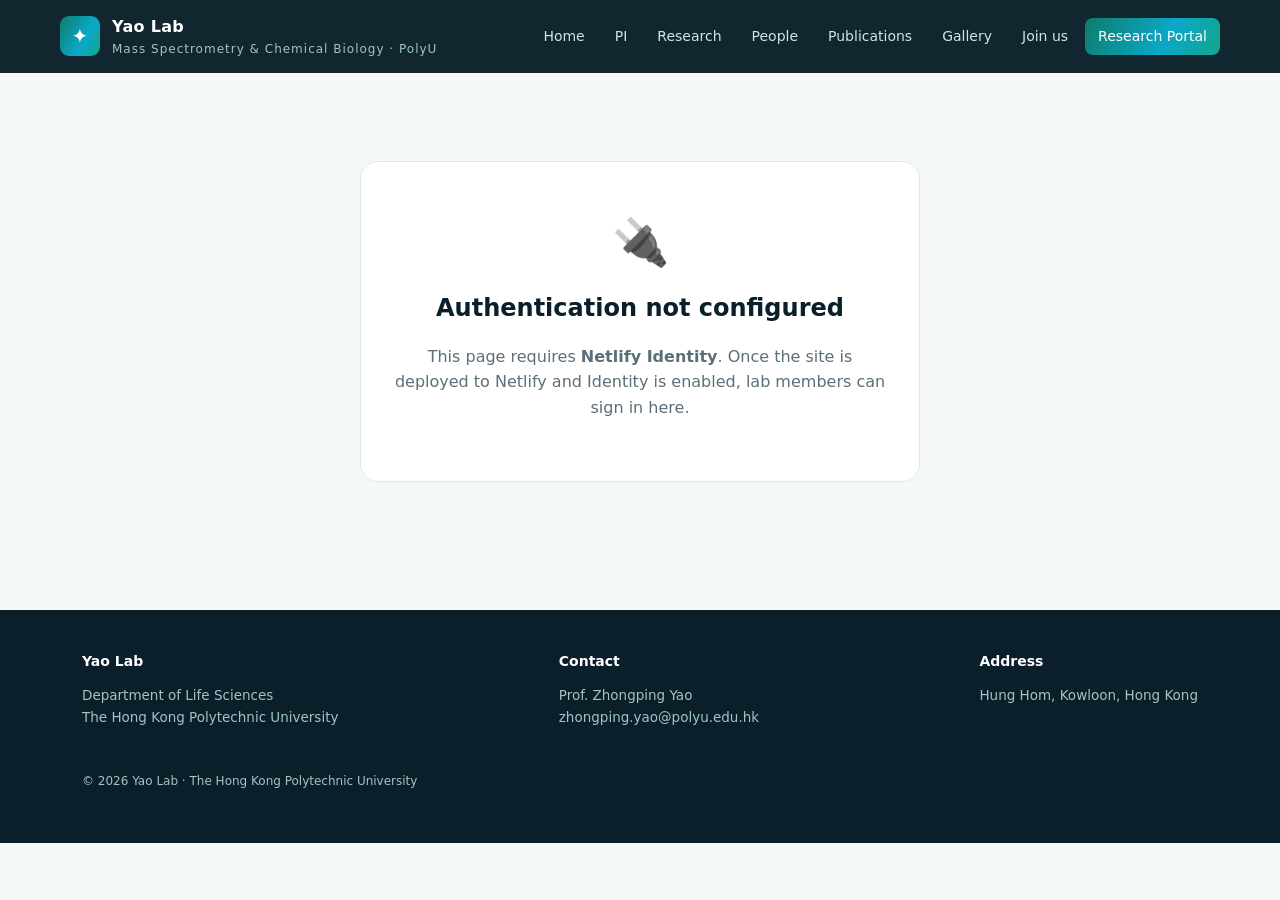
<file: portal.html>
<!DOCTYPE html>
<html lang="en">
<head>
<meta charset="UTF-8">
<meta name="viewport" content="width=device-width, initial-scale=1.0">
<title>Research Portal — Yao Lab | PolyU</title>
<link rel="stylesheet" href="assets/style.css">
</head>
<body>
<header class="site-header">
  <div class="wrap nav">
    <a class="brand" href="index.html">
      <span class="logo">✦</span>
      <span>Yao Lab<span class="sub">Mass Spectrometry &amp; Chemical Biology · PolyU</span></span>
    </a>
    <button class="nav-toggle" aria-label="Menu">☰</button>
    <nav class="nav-links">
      <a href="index.html">Home</a>
      <a href="pi.html">PI</a>
      <a href="research.html">Research</a>
      <a href="people.html">People</a>
      <a href="publications.html">Publications</a>
      <a href="gallery.html">Gallery</a>
      <a href="join.html">Join us</a>
      <a href="portal.html">Research Portal</a>
    </nav>
  </div>
</header>

<section style="padding:48px 0">
  <div class="wrap">

    <!-- Gate: shown when logged out -->
    <div class="gate" id="gate" style="display:none">
      <div class="lock">🔒</div>
      <h2>Members-only area</h2>
      <p>The Research Portal contains internal protocols and resources for lab members.</p>
      <p style="margin:16px 0">
        <a class="btn" id="loginBtn" href="#">Sign in</a>
      </p>
      <p style="font-size:13px;color:var(--muted)">New here? <a href="#" id="requestToggle" style="color:var(--teal)">Request access</a> — a group administrator will review and approve your account.</p>
      <form name="request-access" method="POST" data-netlify="true" netlify-honeypot="bot-field" id="requestForm" hidden style="text-align:left;margin-top:18px">
        <input type="hidden" name="form-name" value="request-access">
        <input type="hidden" name="bot-field">
        <div class="field">
          <label for="req-name">Your name</label>
          <input type="text" id="req-name" name="name" placeholder="Full name" required>
        </div>
        <div class="field">
          <label for="req-email">Your email</label>
          <input type="email" id="req-email" name="email" placeholder="you@example.com" required>
        </div>
        <div class="field">
          <label for="req-note">Which lab / role? (optional)</label>
          <textarea id="req-note" name="note" placeholder="e.g. PhD student in Prof. Yao's group"></textarea>
        </div>
        <button class="btn" type="submit" id="reqSubmit" style="width:100%">Submit request</button>
        <p id="reqMsg" style="font-size:13px;margin:10px 0 0;color:var(--teal)"></p>
      </form>
    </div>

    <!-- Protected content: shown when logged in -->
    <div id="content" style="display:none">
      <div class="sec-head">
        <span class="kicker">Research Portal</span>
        <h2>Protocols &amp; resources</h2>
        <p>Internal protocols and shared resources for lab members.</p>
      </div>
      <p style="text-align:right"><a href="#" id="logoutBtn" style="color:var(--muted)">Sign out</a></p>

      <div id="fileSections"></div>
    </div>

    <!-- Fallback: shown when Identity is not configured (e.g. local preview) -->
    <div class="gate" id="fallback">
      <div class="lock">🔌</div>
      <h2>Authentication not configured</h2>
      <p>This page requires <strong>Netlify Identity</strong>. Once the site is deployed to Netlify and Identity is enabled, lab members can sign in here.</p>
    </div>

  </div>
</section>

<footer class="site-footer">
  <div class="wrap">
    <div class="col"><h4>Yao Lab</h4><p>Department of Life Sciences<br>The Hong Kong Polytechnic University</p></div>
    <div class="col"><h4>Contact</h4><p>Prof. Zhongping Yao<br><a href="mailto:zhongping.yao@polyu.edu.hk">zhongping.yao@polyu.edu.hk</a></p></div>
    <div class="col"><h4>Address</h4><p>Hung Hom, Kowloon, Hong Kong</p></div>
  </div>
  <div class="wrap" style="margin-top:18px;justify-content:flex-start"><p style="font-size:12px">© <span class="year"></span> Yao Lab · The Hong Kong Polytechnic University</p></div>
</footer>
<script src="assets/main.js"></script>
<script src="https://identity.netlify.com/v1/netlify-identity-widget.js"></script>
<script>
(function () {
  const gate = document.getElementById('gate');
  const content = document.getElementById('content');
  const fallback = document.getElementById('fallback');
  const loginBtn = document.getElementById('loginBtn');
  const logoutBtn = document.getElementById('logoutBtn');

  function render() {
    const user = window.netlifyIdentity && netlifyIdentity.currentUser();
    if (user) {
      gate.style.display = 'none';
      fallback.style.display = 'none';
      content.style.display = 'block';
    } else {
      content.style.display = 'none';
      fallback.style.display = 'none';
      gate.style.display = 'block';
    }
  }

  if (window.netlifyIdentity) {
    netlifyIdentity.init();
    netlifyIdentity.on('init', render);
    netlifyIdentity.on('login', render);
    netlifyIdentity.on('logout', render);
    loginBtn.addEventListener('click', function (e) {
      e.preventDefault();
      netlifyIdentity.open('login');
    });
    logoutBtn.addEventListener('click', function (e) {
      e.preventDefault();
      netlifyIdentity.logout();
    });
    // Show login gate once identity script confirms availability
    render();
  } else {
    // Identity script failed to load (e.g. local preview) — fallback already visible.
  }
})();
</script>
<script>
(function () {
  // Request access form
  var toggle = document.getElementById('requestToggle');
  var form = document.getElementById('requestForm');
  var msg = document.getElementById('reqMsg');
  if (toggle && form) {
    toggle.addEventListener('click', function (e) {
      e.preventDefault();
      form.hidden = !form.hidden;
    });
    form.addEventListener('submit', function (e) {
      e.preventDefault();
      var btn = document.getElementById('reqSubmit');
      btn.disabled = true; btn.textContent = 'Sending…';
      var data = new URLSearchParams(new FormData(form)).toString();
      fetch(window.location.pathname, {
        method: 'POST',
        headers: { 'Content-Type': 'application/x-www-form-urlencoded' },
        body: data
      }).then(function () {
        msg.style.color = 'var(--teal)';
        msg.textContent = 'Thank you! Your request has been sent. A group administrator will review it and invite you.';
        form.reset();
        btn.disabled = false; btn.textContent = 'Submit request';
      }).catch(function () {
        msg.style.color = '#b91c1c';
        msg.textContent = 'Something went wrong. Please email Prof. Yao directly.';
        btn.disabled = false; btn.textContent = 'Submit request';
      });
    });
  }

  // Portal files
  var CATEGORIES = [
    { key: 'protocols', zh: '实验方案', en: 'Protocols' },
    { key: 'sops', zh: '标准流程', en: 'SOPs' },
    { key: 'datasets', zh: '数据集', en: 'Datasets' },
    { key: 'templates', zh: '模板', en: 'Templates' },
    { key: 'meeting', zh: '组会资料', en: 'Meeting' },
    { key: 'theses', zh: '毕业论文', en: 'Theses' }
  ];
  function esc(s) {
    return String(s).replace(/[&<>"]/g, function (c) {
      return { '&': '&amp;', '<': '&lt;', '>': '&gt;', '"': '&quot;' }[c];
    });
  }
  var box = document.getElementById('fileSections');
  if (box) {
    fetch('content/portal-files.json').then(function (r) { return r.json(); }).then(function (data) {
      var files = (data && data.files) || [];
      box.innerHTML = CATEGORIES.map(function (cat) {
        var list = files.filter(function (f) { return f.category === cat.key; });
        var items = list.length ? list.map(function (f) {
          var name = (f.file || '').split('/').pop();
          var desc = f.description ? '<p class="fdesc">' + esc(f.description) + '</p>' : '';
          return '<div class="fitem">' +
            '<a class="ftitle" href="' + esc(f.file) + '" target="_blank" rel="noopener">' + esc(f.title) + '</a>' +
            (name ? '<span class="fname">' + esc(name) + '</span>' : '') +
            desc + '</div>';
        }).join('') : '<p class="fempty">No files yet.</p>';
        return '<div class="fsection"><h3>' + cat.zh + ' <span class="fen">' + cat.en + '</span></h3>' + items + '</div>';
      }).join('');
    }).catch(function () {});
  }
})();
</script>
</body>
</html>
</file>
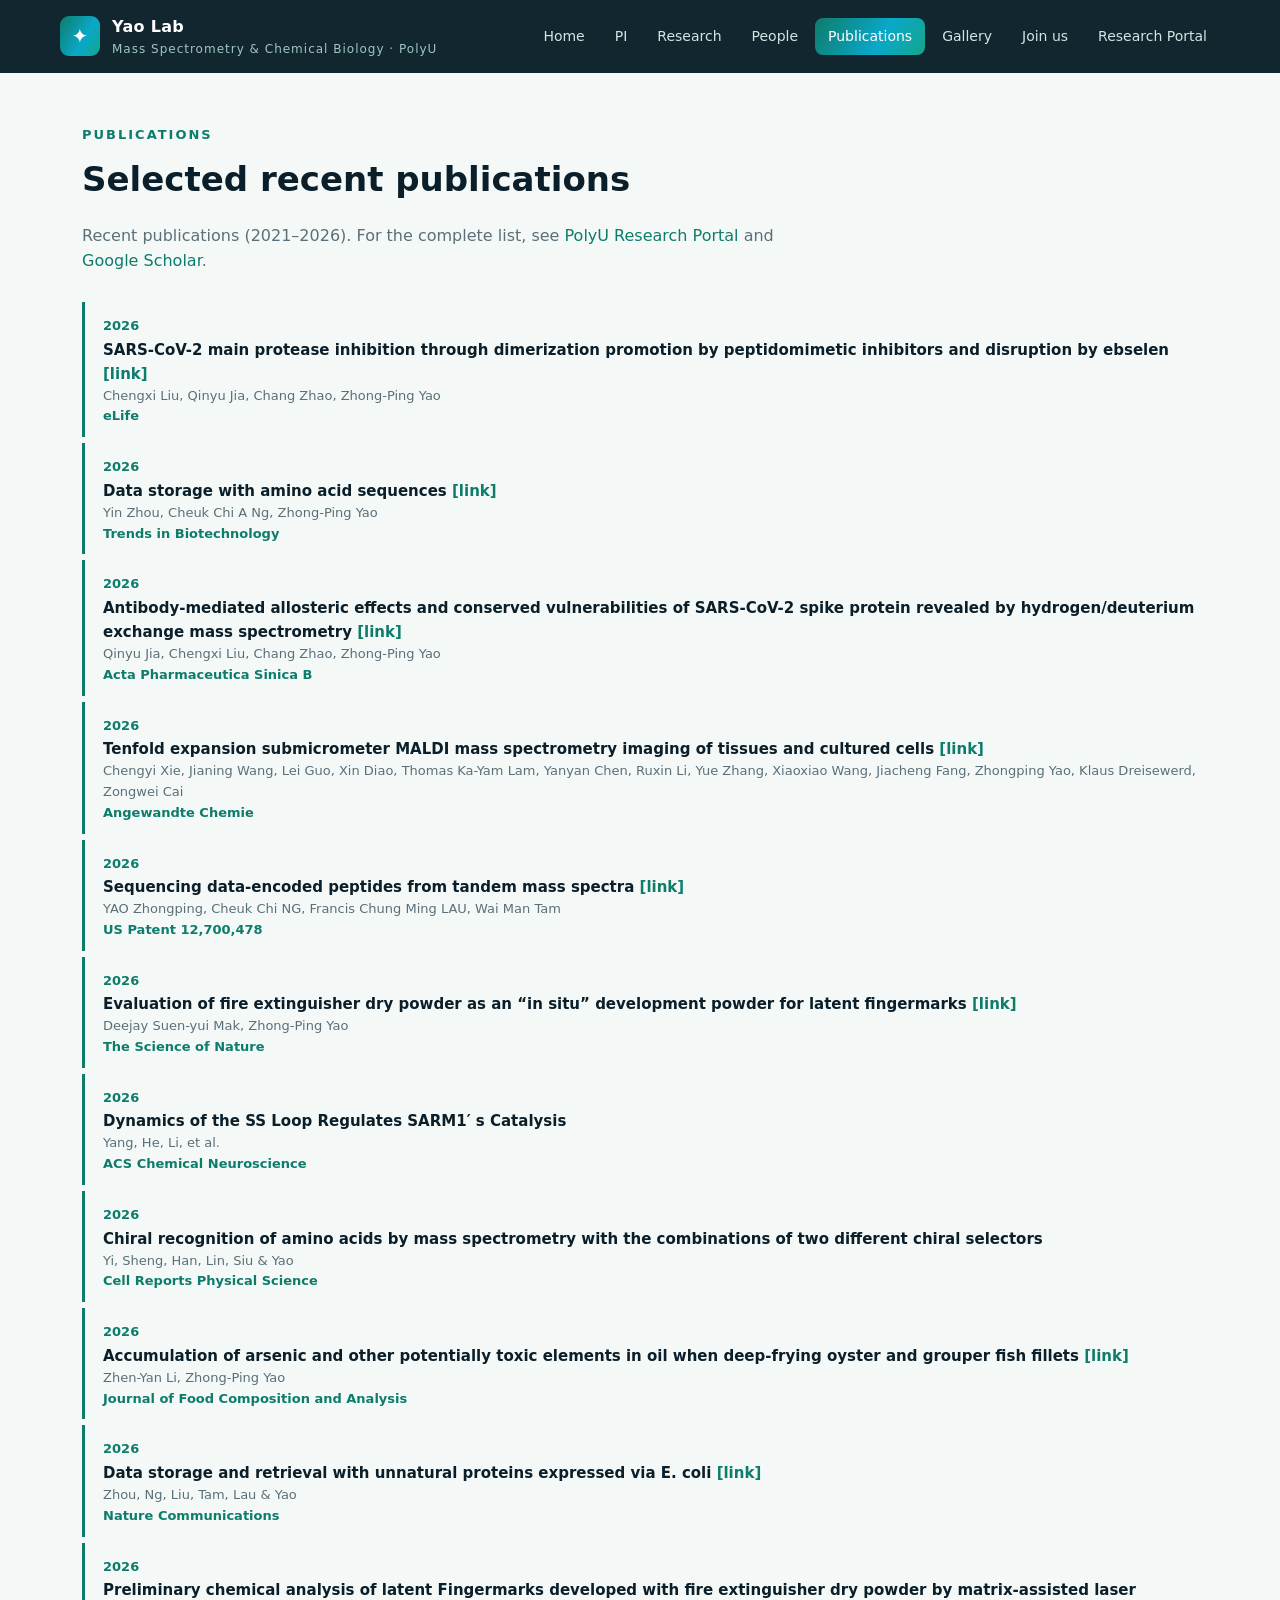
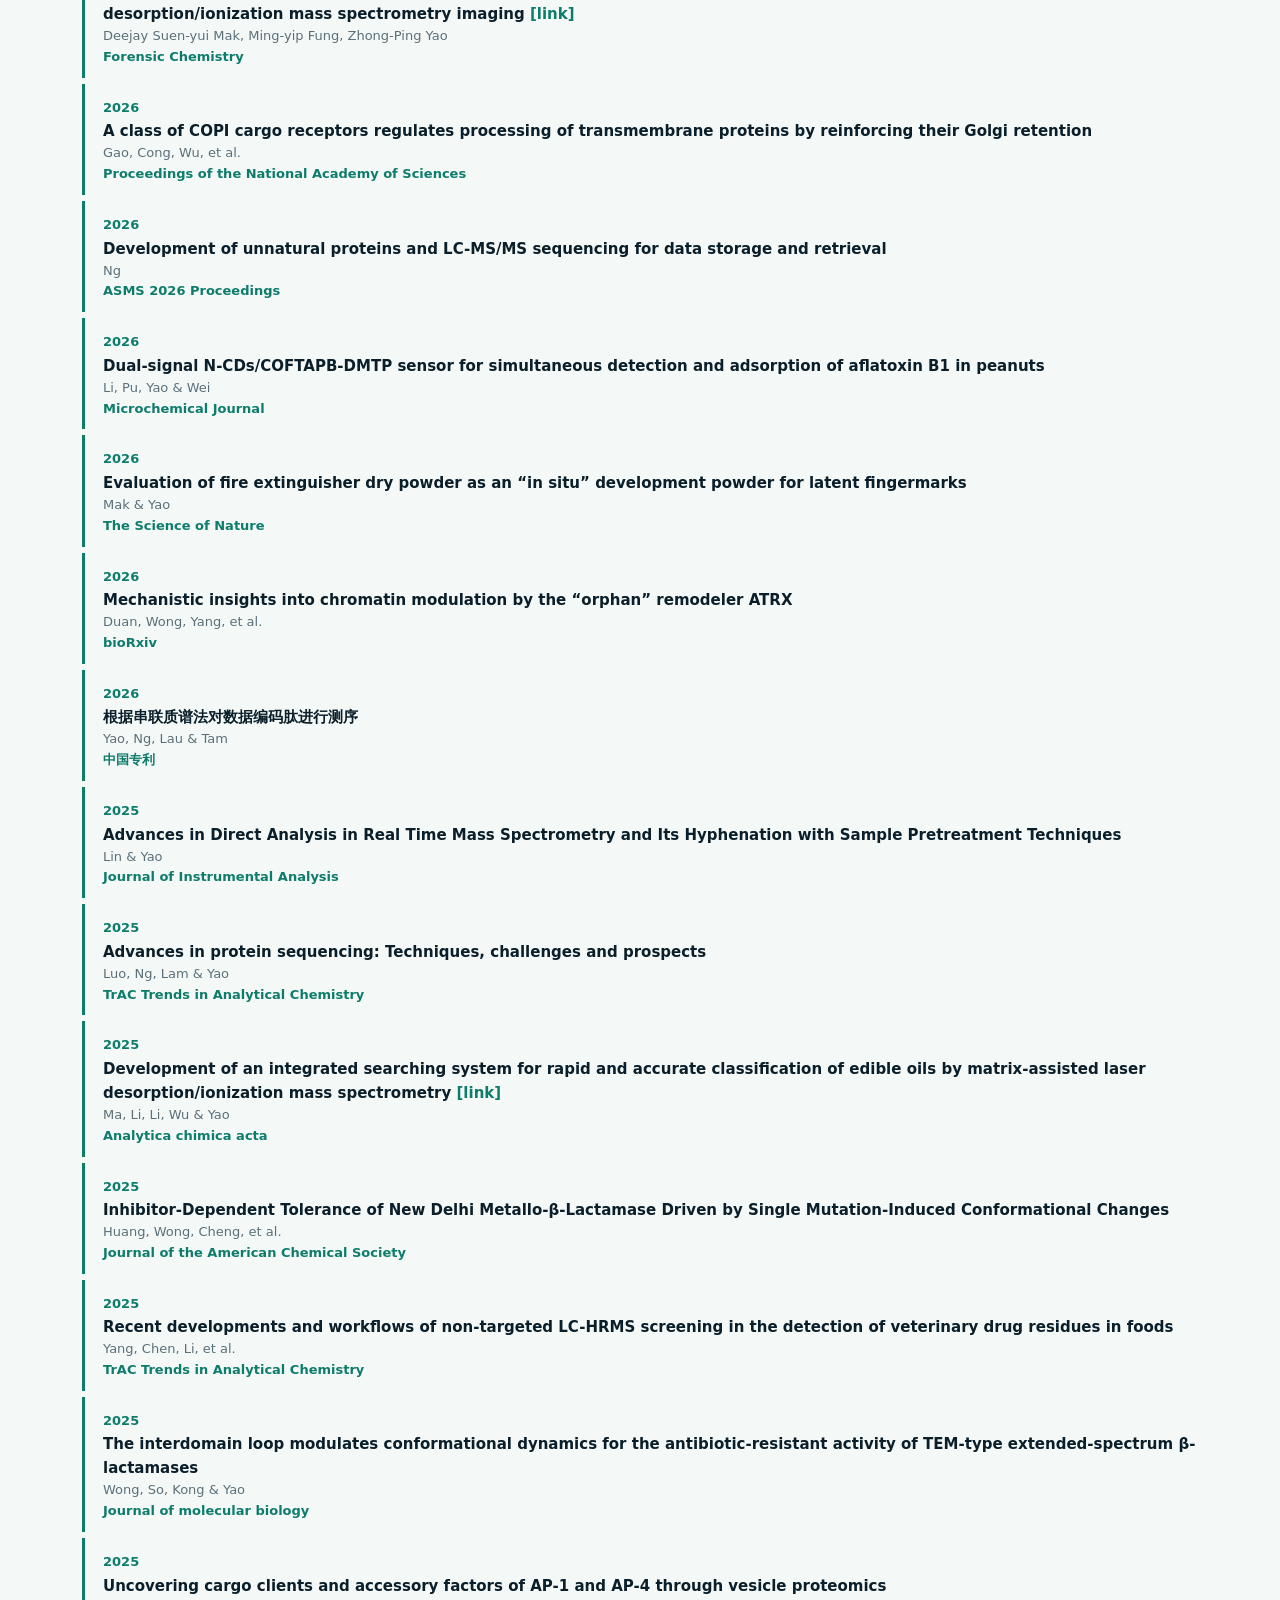
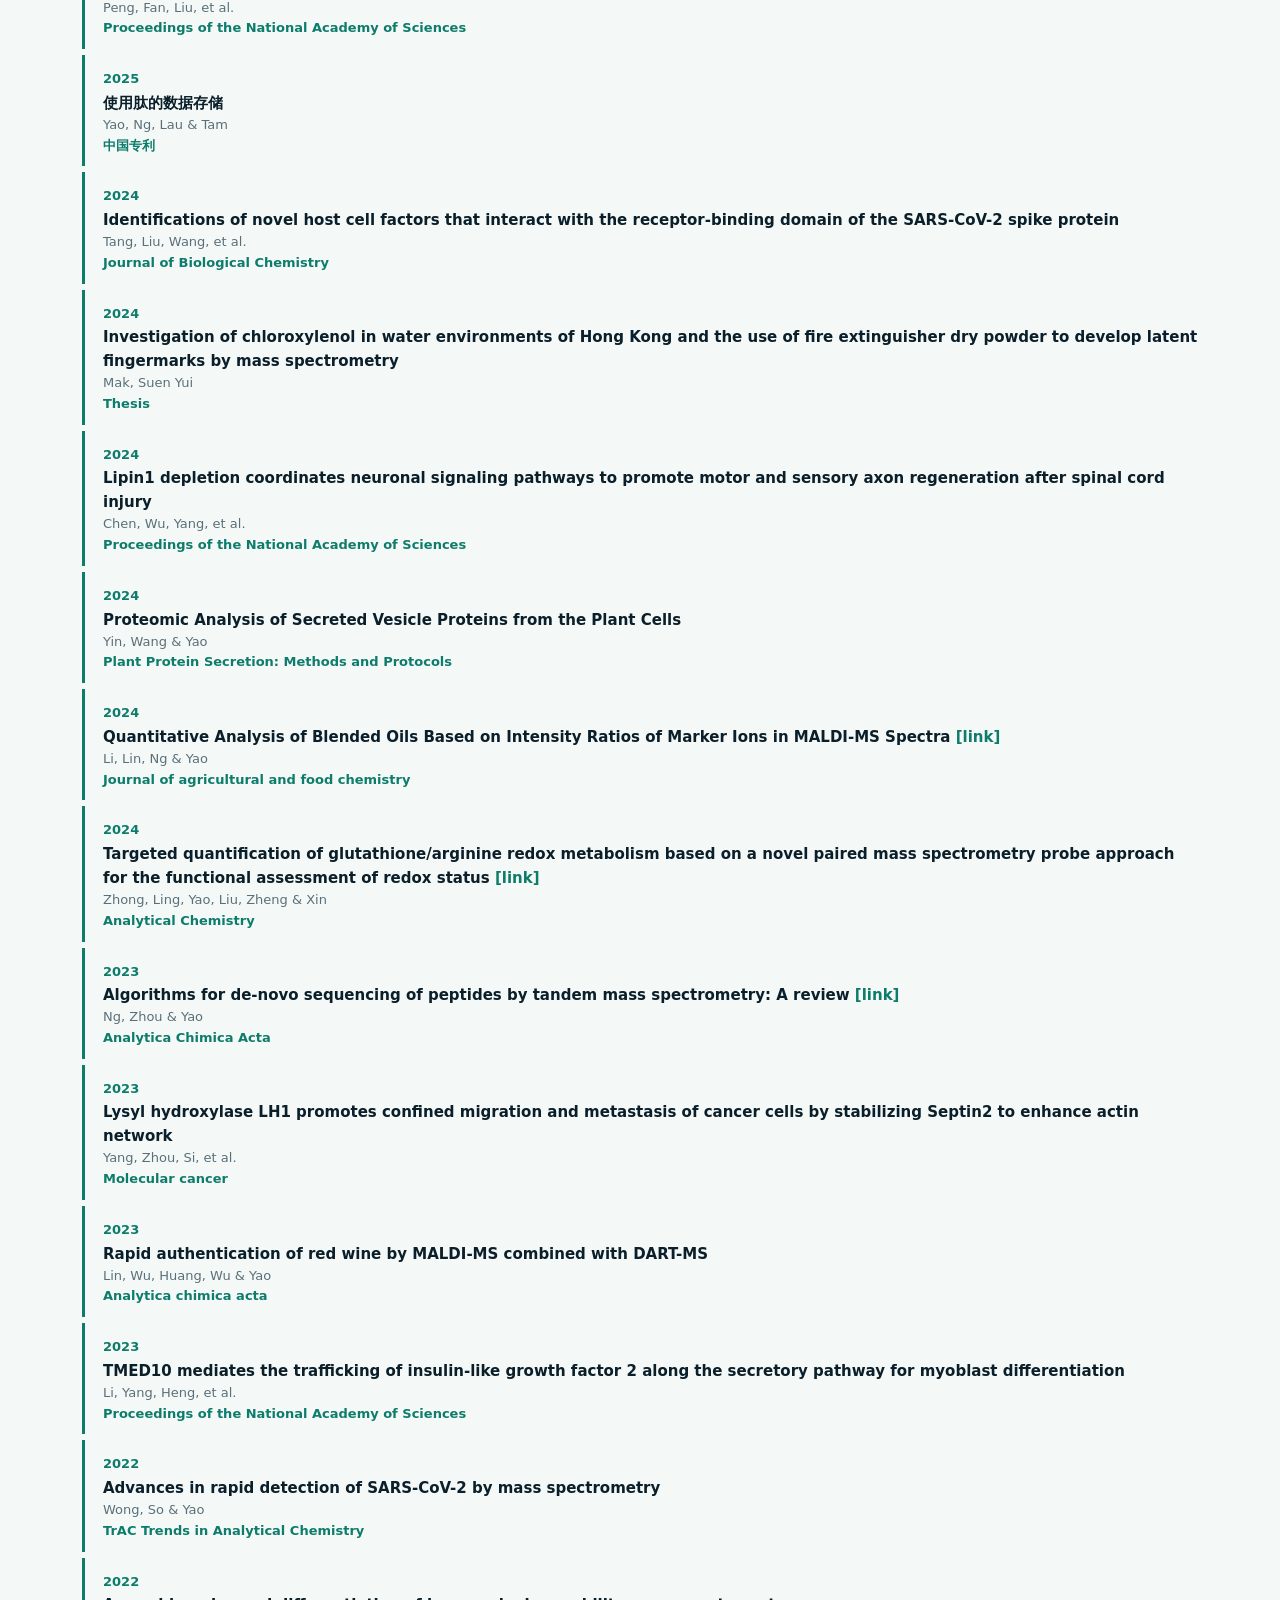
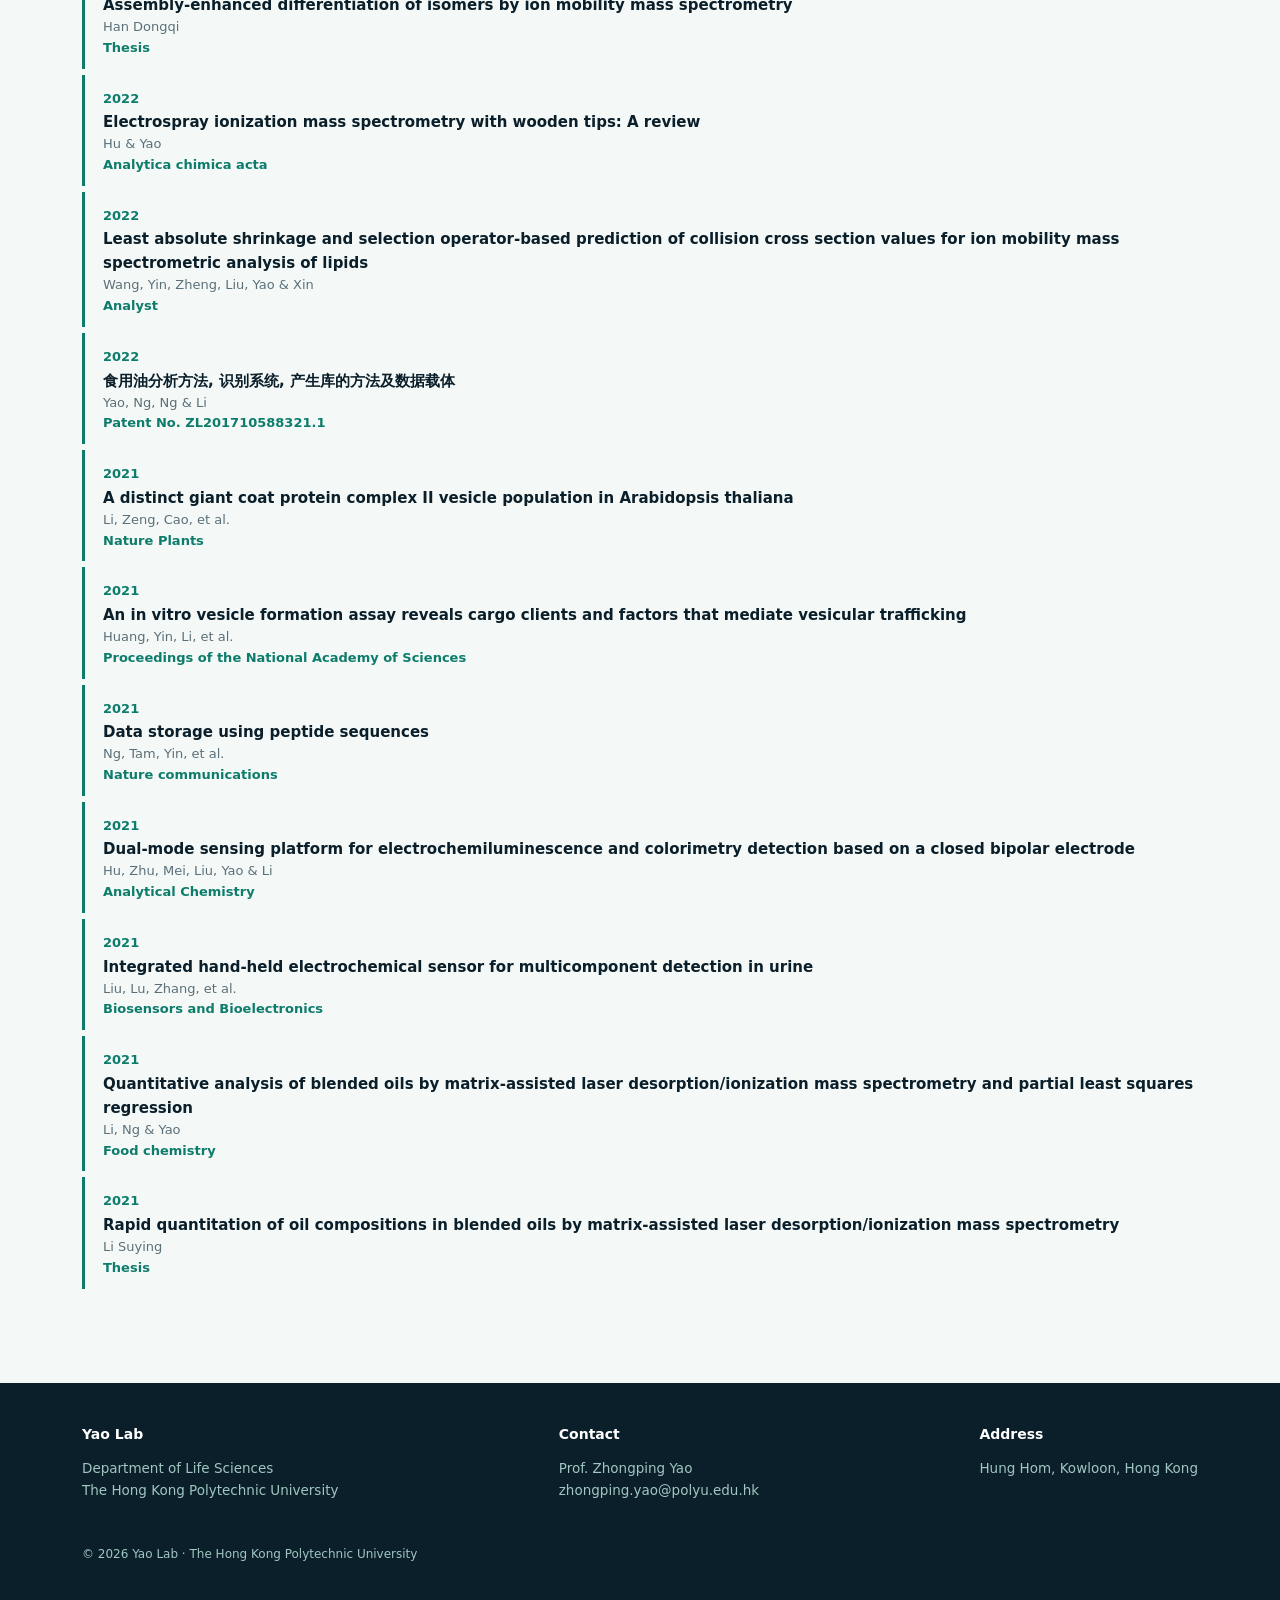
<file: publications.html>
<!DOCTYPE html>
<html lang="en">
<head>
<meta charset="UTF-8">
<meta name="viewport" content="width=device-width, initial-scale=1.0">
<title>Publications — Yao Lab | PolyU</title>
<link rel="stylesheet" href="assets/style.css">
</head>
<body>
<header class="site-header">
  <div class="wrap nav">
    <a class="brand" href="index.html">
      <span class="logo">✦</span>
      <span>Yao Lab<span class="sub">Mass Spectrometry &amp; Chemical Biology · PolyU</span></span>
    </a>
    <button class="nav-toggle" aria-label="Menu">☰</button>
    <nav class="nav-links">
      <a href="index.html">Home</a>
      <a href="pi.html">PI</a>
      <a href="research.html">Research</a>
      <a href="people.html">People</a>
      <a href="publications.html">Publications</a>
      <a href="gallery.html">Gallery</a>
      <a href="join.html">Join us</a>
      <a href="portal.html">Research Portal</a>
    </nav>
  </div>
</header>

<section style="padding:48px 0">
  <div class="wrap">
    <div class="sec-head">
      <span class="kicker">Publications</span>
      <h2>Selected recent publications</h2>
      <p>Recent publications (2021–2026). For the complete list, see <a href="https://research.polyu.edu.hk/en/persons/zhongping-yao/publications/" target="_blank" rel="noopener">PolyU Research Portal</a> and <a href="https://scholar.google.com/citations?user=jFYuUlcAAAAJ&amp;hl=zh-CN&amp;oi=ao" target="_blank" rel="noopener">Google Scholar</a>.</p>
    </div>
    <div id="pubs"></div>
  </div>
</section>

<footer class="site-footer">
  <div class="wrap">
    <div class="col"><h4>Yao Lab</h4><p>Department of Life Sciences<br>The Hong Kong Polytechnic University</p></div>
    <div class="col"><h4>Contact</h4><p>Prof. Zhongping Yao<br><a href="mailto:zhongping.yao@polyu.edu.hk">zhongping.yao@polyu.edu.hk</a></p></div>
    <div class="col"><h4>Address</h4><p>Hung Hom, Kowloon, Hong Kong</p></div>
  </div>
  <div class="wrap" style="margin-top:18px;justify-content:flex-start"><p style="font-size:12px">© <span class="year"></span> Yao Lab · The Hong Kong Polytechnic University</p></div>
</footer>
<script src="assets/main.js"></script>
<script>
fetch('content/publications.json').then(r=>r.json()).then(data=>{
  const list = data.publications.slice().sort((a,b)=>b.year-a.year);
  document.getElementById('pubs').innerHTML = list.map(p=>{
    const link = p.link ? ' <a href="'+p.link+'" target="_blank" rel="noopener">[link]</a>' : '';
    return '<div class="pub"><span class="yr">'+p.year+'</span><div class="title">'+p.title+link+'</div><div class="authors">'+p.authors+'</div><div class="j"><b>'+p.journal+'</b></div></div>';
  }).join('');
}).catch(()=>{});
</script>
<script src="assets/identity.js"></script>
</body>
</html>
</file>
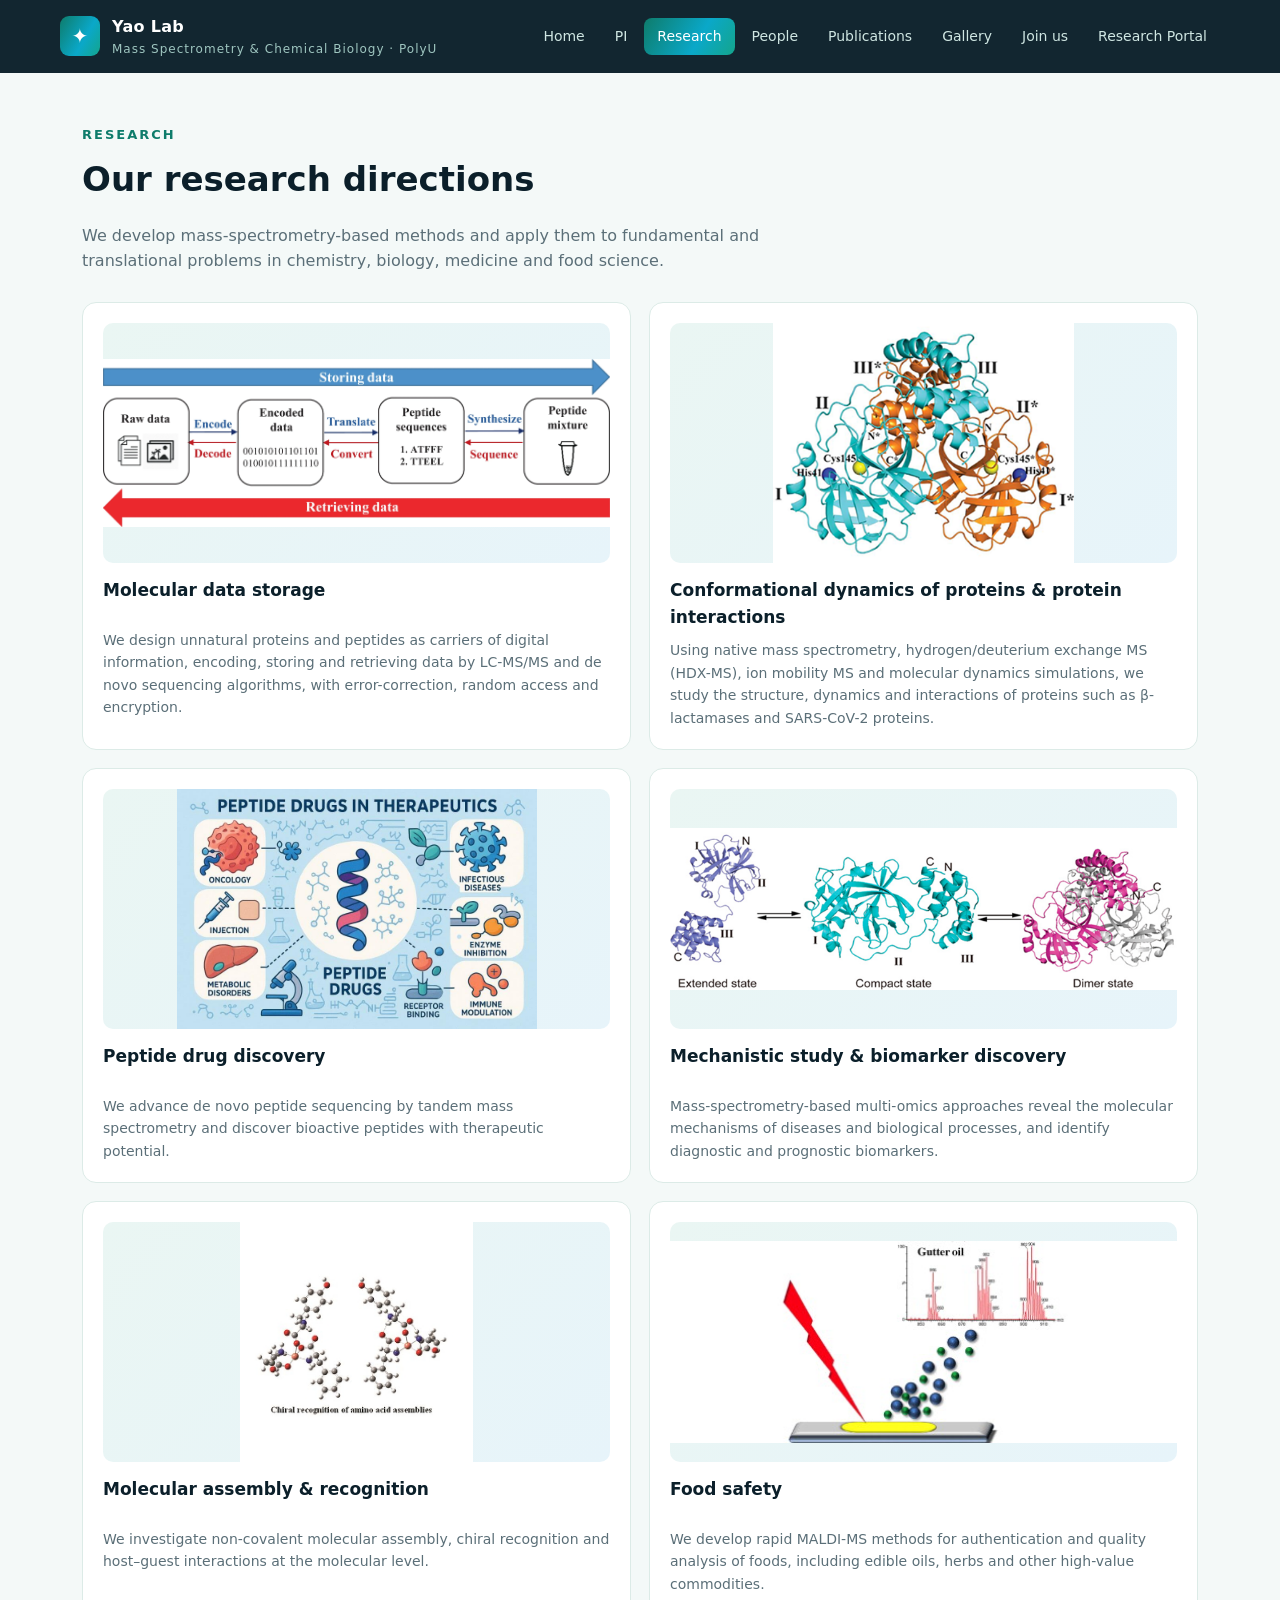
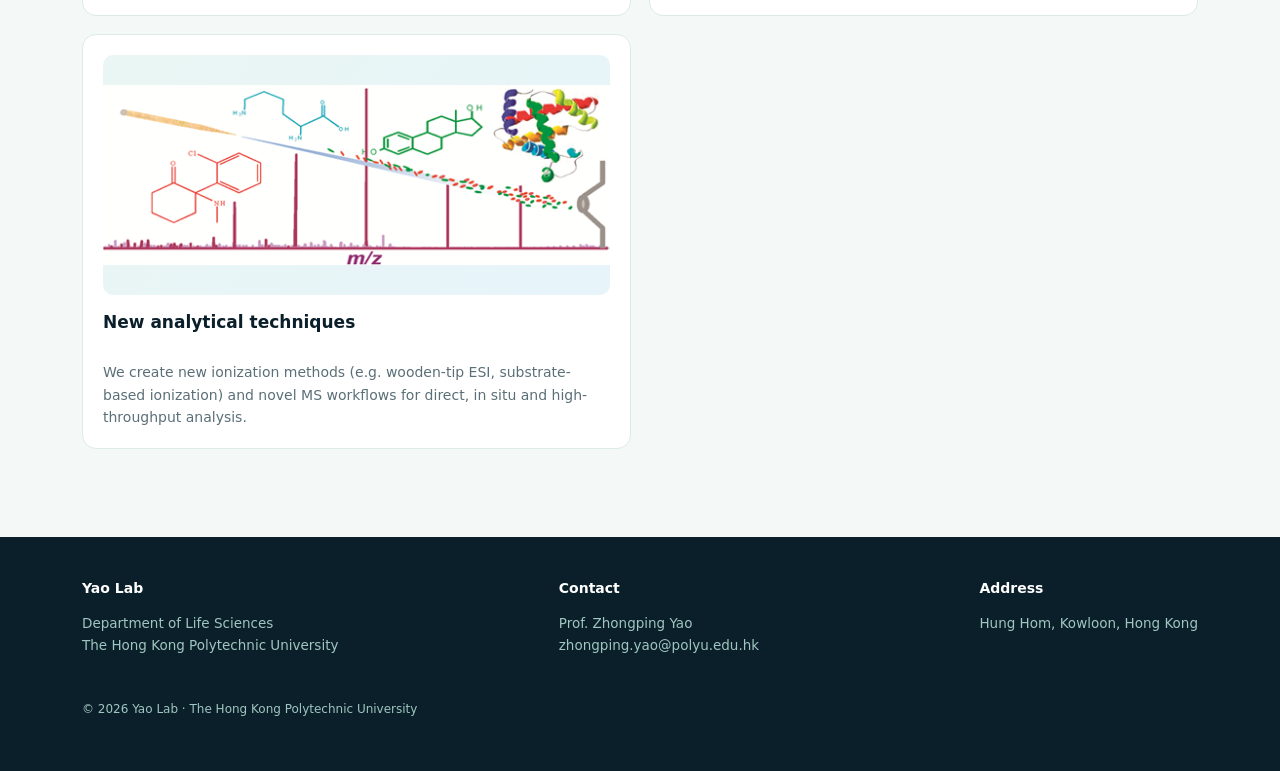
<file: research.html>
<!DOCTYPE html>
<html lang="en">
<head>
<meta charset="UTF-8">
<meta name="viewport" content="width=device-width, initial-scale=1.0">
<title>Research — Yao Lab | PolyU</title>
<link rel="stylesheet" href="assets/style.css">
</head>
<body>
<header class="site-header">
  <div class="wrap nav">
    <a class="brand" href="index.html">
      <span class="logo">✦</span>
      <span>Yao Lab<span class="sub">Mass Spectrometry &amp; Chemical Biology · PolyU</span></span>
    </a>
    <button class="nav-toggle" aria-label="Menu">☰</button>
    <nav class="nav-links">
      <a href="index.html">Home</a>
      <a href="pi.html">PI</a>
      <a href="research.html">Research</a>
      <a href="people.html">People</a>
      <a href="publications.html">Publications</a>
      <a href="gallery.html">Gallery</a>
      <a href="join.html">Join us</a>
      <a href="portal.html">Research Portal</a>
    </nav>
  </div>
</header>

<section style="padding:48px 0">
  <div class="wrap">
    <div class="sec-head">
      <span class="kicker">Research</span>
      <h2>Our research directions</h2>
      <p>We develop mass-spectrometry-based methods and apply them to fundamental and translational problems in chemistry, biology, medicine and food science.</p>
    </div>
    <div class="grid g2" id="topics"></div>
  </div>
</section>

<footer class="site-footer">
  <div class="wrap">
    <div class="col"><h4>Yao Lab</h4><p>Department of Life Sciences<br>The Hong Kong Polytechnic University</p></div>
    <div class="col"><h4>Contact</h4><p>Prof. Zhongping Yao<br><a href="mailto:zhongping.yao@polyu.edu.hk">zhongping.yao@polyu.edu.hk</a></p></div>
    <div class="col"><h4>Address</h4><p>Hung Hom, Kowloon, Hong Kong</p></div>
  </div>
  <div class="wrap" style="margin-top:18px;justify-content:flex-start"><p style="font-size:12px">© <span class="year"></span> Yao Lab · The Hong Kong Polytechnic University</p></div>
</footer>
<script src="assets/main.js"></script>
<script>
const TOPICS = [
  {img:"assets/img/molecular-data-storage.jpg.png", t:"Molecular data storage", d:"We design unnatural proteins and peptides as carriers of digital information, encoding, storing and retrieving data by LC-MS/MS and de novo sequencing algorithms, with error-correction, random access and encryption."},
  {img:"assets/img/protein-dynamics.jpg.png", t:"Conformational dynamics of proteins & protein interactions", d:"Using native mass spectrometry, hydrogen/deuterium exchange MS (HDX-MS), ion mobility MS and molecular dynamics simulations, we study the structure, dynamics and interactions of proteins such as β-lactamases and SARS-CoV-2 proteins."},
  {img:"assets/img/peptide-drug.jpg.png", t:"Peptide drug discovery", d:"We advance de novo peptide sequencing by tandem mass spectrometry and discover bioactive peptides with therapeutic potential."},
  {img:"assets/img/biomarker.jpg.png", t:"Mechanistic study & biomarker discovery", d:"Mass-spectrometry-based multi-omics approaches reveal the molecular mechanisms of diseases and biological processes, and identify diagnostic and prognostic biomarkers."},
  {img:"assets/img/molecular-assembly.jpg.jpeg", t:"Molecular assembly & recognition", d:"We investigate non-covalent molecular assembly, chiral recognition and host–guest interactions at the molecular level."},
  {img:"assets/img/food-safety.jpg.jpg", t:"Food safety", d:"We develop rapid MALDI-MS methods for authentication and quality analysis of foods, including edible oils, herbs and other high-value commodities."},
  {img:"assets/img/analytical-techniques.jpg.png", t:"New analytical techniques", d:"We create new ionization methods (e.g. wooden-tip ESI, substrate-based ionization) and novel MS workflows for direct, in situ and high-throughput analysis."}
];
document.getElementById('topics').innerHTML = TOPICS.map(x=>
  '<div class="card"><div class="icon" style="height:240px"><img src="'+x.img+'" alt="'+x.t+'" style="width:100%;height:100%;object-fit:contain"></div><h3>'+x.t+'</h3><p>'+x.d+'</p></div>'
).join('');
</script>
<script src="assets/identity.js"></script>
</body>
</html>
</file>
<file: assets/style.css>
:root{
  --ink:#0b1f2a;
  --ink-2:#123040;
  --teal:#0e7c6b;
  --teal-2:#14a58c;
  --cyan:#0aa8c9;
  --mint:#7fd8c4;
  --bg:#f4f9f8;
  --card:#ffffff;
  --line:#dcebe7;
  --muted:#5b6f78;
  --accent:#f2a93b;
  --grad:linear-gradient(120deg,#0e7c6b 0%,#0aa8c9 60%,#14a58c 100%);
}
*{box-sizing:border-box}
html{scroll-behavior:smooth}
body{margin:0;font-family:"Inter","Segoe UI","PingFang SC","Microsoft YaHei",system-ui,-apple-system,sans-serif;color:var(--ink);background:var(--bg);line-height:1.6}
a{color:var(--teal);text-decoration:none}
a:hover{color:var(--teal-2)}
.wrap{max-width:1160px;margin:0 auto;padding:0 22px}

/* Header / nav */
.site-header{background:rgba(11,31,42,.97);color:#fff;position:sticky;top:0;z-index:50;backdrop-filter:blur(6px)}
.nav{display:flex;align-items:center;justify-content:space-between;gap:18px;padding:14px 0}
.brand{display:flex;align-items:center;gap:12px;color:#fff;font-weight:700;letter-spacing:.3px}
.brand .logo{width:40px;height:40px;border-radius:9px;background:var(--grad);display:grid;place-items:center;font-size:20px}
.brand .sub{display:block;font-weight:400;font-size:12px;color:#9fc6c0;letter-spacing:1px}
.nav-links{display:flex;gap:4px;flex-wrap:wrap;align-items:center}
.nav-links a{color:#cfe6e2;padding:7px 13px;border-radius:8px;font-size:14px;font-weight:500}
.nav-links a:hover{background:rgba(255,255,255,.08);color:#fff}
.nav-links a.active{background:var(--grad);color:#fff}
.nav-toggle{display:none;background:none;border:0;color:#fff;font-size:26px;cursor:pointer}

/* Hero */
.hero{position:relative;overflow:hidden;background:var(--ink-2);color:#fff;min-height:500px;display:flex;align-items:center}
.hero-banner{position:absolute;top:50%;right:0;transform:translateY(-50%);width:clamp(340px,40vw,620px);aspect-ratio:4/3;background:url('img/hero-banner.jpg') center/cover no-repeat;pointer-events:none}
.hero .wrap{position:relative;z-index:2;width:100%;max-width:1160px;margin:0 auto;padding:56px 22px}
.hero h1{max-width:720px;font-size:clamp(28px,3.5vw,44px);margin:0 0 14px;line-height:1.2;letter-spacing:.3px}
.hero h1 span{background:linear-gradient(90deg,#7fd8c4,#4fd6e8);-webkit-background-clip:text;background-clip:text;color:transparent}
.hero p{max-width:680px;font-size:18px;line-height:1.7;color:#cfe6e2;margin:0 0 24px}
.btn{display:inline-block;background:var(--grad);color:#fff;padding:11px 22px;border-radius:10px;font-weight:600;font-size:15px}
.btn:hover{filter:brightness(1.06);color:#fff}
.btn.ghost{background:rgba(255,255,255,.12);border:1px solid rgba(255,255,255,.3)}
.hero .btn{padding:13px 26px;font-size:16px}
.hero-grid{position:absolute;inset:0;opacity:.18;pointer-events:none}

/* Sections */
section{padding:56px 0}
.sec-head{margin-bottom:28px}
.sec-head .kicker{color:var(--teal);font-weight:700;letter-spacing:2px;font-size:13px;text-transform:uppercase}
.sec-head h2{font-size:clamp(24px,3vw,34px);margin:6px 0 8px}
.sec-head p{color:var(--muted);max-width:720px}
.pi-head{display:flex;gap:28px;align-items:center;margin-bottom:28px}
.pi-head .pi-photo{width:180px;height:180px;border-radius:14px;object-fit:cover;flex-shrink:0;border:1px solid var(--line);box-shadow:0 10px 24px rgba(14,124,107,.14)}
.pi-head .kicker{color:var(--teal);font-weight:700;letter-spacing:2px;font-size:13px;text-transform:uppercase}
.pi-head h2{font-size:clamp(24px,3vw,34px);margin:6px 0 8px}
.pi-head p{color:var(--muted);max-width:720px;margin:0}
@media(max-width:640px){.pi-head{flex-direction:column;align-items:flex-start}}

/* Cards */
.grid{display:grid;gap:18px}
.g2{grid-template-columns:repeat(2,1fr)}
.g3{grid-template-columns:repeat(3,1fr)}
.g4{grid-template-columns:repeat(4,1fr)}
.card{background:var(--card);border:1px solid var(--line);border-radius:14px;padding:20px;transition:transform .15s,box-shadow .15s;display:flex;flex-direction:column}
.card:hover{transform:translateY(-3px);box-shadow:0 12px 28px rgba(14,124,107,.10)}
.card h3{margin:14px 0 8px;font-size:17px;min-height:44px}
.card p{color:var(--muted);font-size:14px;margin:0}
.card .icon{width:100%;border-radius:10px;overflow:hidden;background:linear-gradient(135deg,#eaf6f3,#e7f4fa)}
.card .icon img{width:100%;height:auto;object-fit:contain;display:block}
.card .icon svg{width:100%;height:auto;display:block}
.tag{display:inline-block;font-size:12px;padding:3px 10px;border-radius:999px;background:#e7f4f0;color:var(--teal);font-weight:600}

/* Gallery */
.gallery-filters{display:flex;gap:8px;flex-wrap:wrap;margin-bottom:22px}
.gallery-filter{border:1px solid var(--line);background:var(--card);color:var(--muted);padding:7px 13px;border-radius:999px;font:inherit;font-size:13px;cursor:pointer}
.gallery-filter.active{background:var(--teal);border-color:var(--teal);color:#fff}
.gallery-grid{grid-template-columns:repeat(3,minmax(0,1fr))}
.gallery-card{padding:0;overflow:hidden;cursor:pointer}
.gallery-card .gallery-cover{width:100%;height:220px;object-fit:cover;display:block;background:#eef5f3}
.gallery-card .gallery-content{padding:18px}
.gallery-card h3{margin:8px 0 6px;font-size:17px}
.gallery-meta{display:flex;flex-wrap:wrap;gap:6px 12px;color:var(--muted);font-size:13px}
.gallery-card p{margin:10px 0 0}
.gallery-modal{position:fixed;inset:0;z-index:100;background:rgba(11,31,42,.92);display:none;align-items:center;justify-content:center;padding:24px}
.gallery-modal.open{display:flex}
.gallery-modal-inner{width:min(920px,100%);max-height:90vh;overflow:auto;background:var(--card);border-radius:14px;padding:20px;position:relative}
.gallery-modal-close{position:absolute;right:14px;top:10px;border:0;background:var(--ink);color:#fff;border-radius:50%;width:34px;height:34px;font-size:22px;cursor:pointer}
.gallery-modal h2{margin:0 44px 6px 0}
.gallery-album{display:grid;grid-template-columns:repeat(2,minmax(0,1fr));gap:12px;margin-top:16px}
.gallery-album img{width:100%;height:300px;object-fit:contain;display:block;border-radius:8px;background:#eef5f3}
.gallery-album figure{margin:0}
.gallery-album figcaption{margin-top:6px;color:var(--muted);font-size:13px}

/* Person cards */
.person{background:var(--card);border:1px solid var(--line);border-radius:14px;padding:18px;text-align:center}
.person .avatar{width:110px;margin:0 auto 12px;border-radius:8px;background:linear-gradient(135deg,#0e7c6b,#0aa8c9);color:#fff;display:flex;align-items:center;justify-content:center;font-size:30px;font-weight:700;overflow:hidden;min-height:110px}
.person .avatar img{width:100%;height:auto;display:block}
.person h3{margin:0;font-size:15.5px}
.person .role{color:var(--teal);font-size:13px;font-weight:600;margin:3px 0 8px}
.person .bio{color:var(--muted);font-size:13px;margin-bottom:10px}
.person .meta a{display:inline-block;font-size:12.5px;margin:0 4px}

/* Publications list */
.pub{border-left:3px solid var(--teal);padding:10px 0 10px 18px;margin-bottom:6px}
.pub .yr{color:var(--teal);font-weight:700;font-size:13px}
.pub .title{font-weight:600;font-size:15px;color:var(--ink)}
.pub .authors{color:var(--muted);font-size:13px}
.pub .j{font-size:13px;color:var(--muted);font-style:italic}
.pub .j b{color:var(--teal);font-style:normal}

/* Tables & forms */
table{width:100%;border-collapse:collapse}
th,td{padding:10px 12px;border-bottom:1px solid var(--line);text-align:left;font-size:14px}
th{color:var(--muted);font-weight:600;font-size:12.5px;text-transform:uppercase;letter-spacing:.5px}
.form-card{max-width:640px}
.field{margin-bottom:16px}
.field label{display:block;font-weight:600;font-size:13.5px;margin-bottom:6px}
.field input,.field textarea,.field select{width:100%;padding:10px 12px;border:1px solid var(--line);border-radius:9px;font-size:14px;font-family:inherit}
.field textarea{min-height:110px}

/* Portal gate */
.gate{max-width:560px;margin:40px auto;text-align:center;background:var(--card);border:1px solid var(--line);border-radius:18px;padding:44px 30px}
.gate .lock{font-size:46px;margin-bottom:10px}
.gate h2{margin:0 0 8px}
.gate p{color:var(--muted)}

/* Portal files */
.fsection{margin-bottom:26px}
.fsection h3{font-size:17px;margin:0 0 12px;color:var(--ink)}
.fsection .fen{color:var(--muted);font-weight:400;font-size:.85em}
.fitem{display:flex;align-items:center;gap:12px;flex-wrap:wrap;padding:12px 16px;border:1px solid var(--line);border-radius:10px;margin-bottom:8px;background:var(--card)}
.fitem .ftitle{font-weight:600;color:var(--teal)}
.fitem .fname{font-size:12px;color:var(--muted);background:#eef5f3;padding:2px 8px;border-radius:999px}
.fitem .fdesc{width:100%;margin:4px 0 0;font-size:13px;color:var(--muted)}
.fempty{color:var(--muted);font-size:13px}

/* Footer */
.site-footer{background:var(--ink);color:#9fc6c0;padding:40px 0;margin-top:40px}
.site-footer .wrap{display:flex;flex-wrap:wrap;gap:28px;justify-content:space-between}
.site-footer h4{color:#fff;margin:0 0 8px;font-size:14px}
.site-footer p,.site-footer a{font-size:13.5px;color:#9fc6c0}
.site-footer a:hover{color:#fff}
.site-footer .col{max-width:300px}

@media(max-width:820px){
  .g2,.g3,.g4{grid-template-columns:1fr}
  .gallery-grid{grid-template-columns:1fr}
  .gallery-card .gallery-cover{height:240px}
  .gallery-album{grid-template-columns:1fr}
  .gallery-album img{height:auto;max-height:420px}
  .hero{min-height:0;display:block;padding:0}
  .hero-banner{position:relative;top:auto;right:auto;transform:none;width:100%;aspect-ratio:4/3}
  .hero .wrap{width:100%;padding:36px 22px 32px}
  .nav-links{display:none;flex-direction:column;align-items:stretch;width:100%;padding:10px 0}
  .nav-links.open{display:flex}
  .nav-toggle{display:block}
}
</file>
